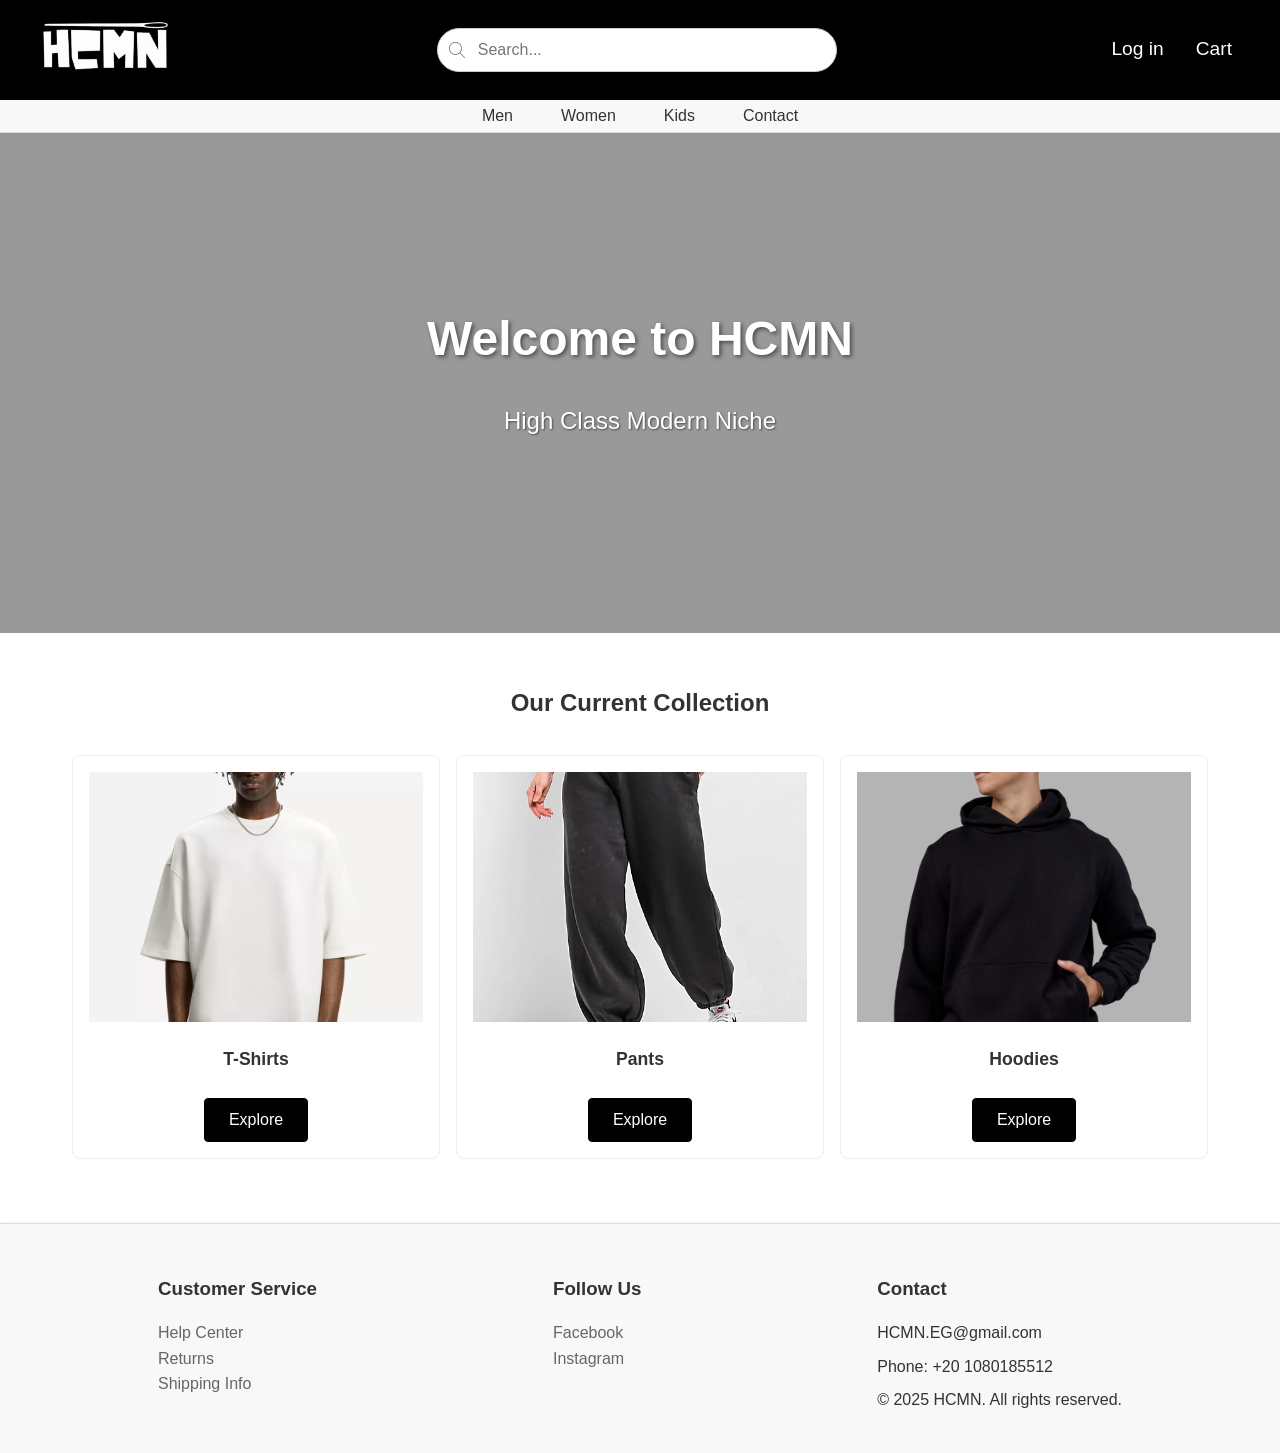
<file: index.html>
<!DOCTYPE html>
<html lang="en">
<head>
    <meta charset="UTF-8">
    <meta name="viewport" content="width=device-width, initial-scale=1.0">
    <title>HCMN</title>
    <!-- Link to external CSS file for styling -->
    <link rel="stylesheet" href="index.css">
    <!-- Favicon for browser tab -->
    <link rel="icon" href="images/favicon.jpg" type="image/x-icon">
</head>
<body>
    <!-- Header section with logo, search bar, and user icons -->
    <header>
        <a href="index.html" class="logo"><img src="images/logo.png" alt="HCMN Logo"></a>
        <div class="search">
            <img class="search-icon" src="images/search-icon.png" alt="Search Icon">
            <input type="text" placeholder="Search...">
        </div>
        <div class="header-icons">
            <a href="login.html">Log in</a>
            <a href="cart.html">Cart</a>
        </div>
    </header>
    <!-- Navigation menu for product categories -->
    <nav>
        <ul>
            <li><a href="#men">Men</a></li>
            <li><a href="#men">Women</a></li>
            <li><a href="kids.html">Kids</a></li>
            <li><a href="#contact">Contact</a></li>
        </ul>
    </nav>
    <!-- Main content area with hero and product sections -->
    <main>
        <!-- Hero banner section with welcome message -->
        <section class="hero">
            <div class="hero-content">
                <h2>Welcome to HCMN</h2>
                <p>High Class Modern Niche</p>
            </div>
        </section>
        <!-- Men's clothing products section -->
        <section id="men" class="products">
            <h2>Our Current Collection</h2>
            <div class="product-grid">
                <div class="product">
                    <img src="images/t-shirt.jpg" alt="T-Shirt">
                    <h3>T-Shirts</h3>
                    <a href="shirts.html"><button>Explore</button></a>
                </div>
                <div class="product">
                    <img src="images/pants.jpg" alt="Jeans">
                    <h3>Pants</h3>
                    <a href="pants.html"><button>Explore</button></a>
                </div>
                <div class="product">
                    <img src="images/Hoodie.jpg" alt="Jacket">
                    <h3>Hoodies</h3>
                    <a href="hoodies.html"><button>Explore</button></a>
                </div>
            </div>
        </section>
    </main>
    <!-- Footer with links and information -->
    <footer>
        <div id="contact" class="footer-content">
            <div class="footer-section">
                <h3>Customer Service</h3>
                <ul>
                    <li><a href="#help">Help Center</a></li>
                    <li><a href="#returns">Returns</a></li>
                    <li><a href="#shipping">Shipping Info</a></li>
                </ul>
            </div>
            <!-- About Us removed per design -->
            <div class="footer-section">
                <h3>Follow Us</h3>
                <ul>
                    <li><a href="https://www.facebook.com/profile.php?id=100083231447151&rdid=j3qes7bVLxW43WEi&share_url=https%3A%2F%2Fwww.facebook.com%2Fshare%2F1HKS9dJZa6%2F%3Futm_source%3Dig%26utm_medium%3Dsocial%26utm_content%3Dlink_in_bio#">Facebook</a></li>
                    <li><a href="https://www.instagram.com/hcmn.eg/">Instagram</a></li>
                </ul>
            </div>
            <div class="footer-section">
                <h3>Contact</h3>
                <p>HCMN.EG@gmail.com</p>
                <p>Phone: +20 1080185512</p>
                <p>&copy; 2025 HCMN. All rights reserved.</p>
            </div>
        </div>
    </footer>
</body>
</html>
</file>
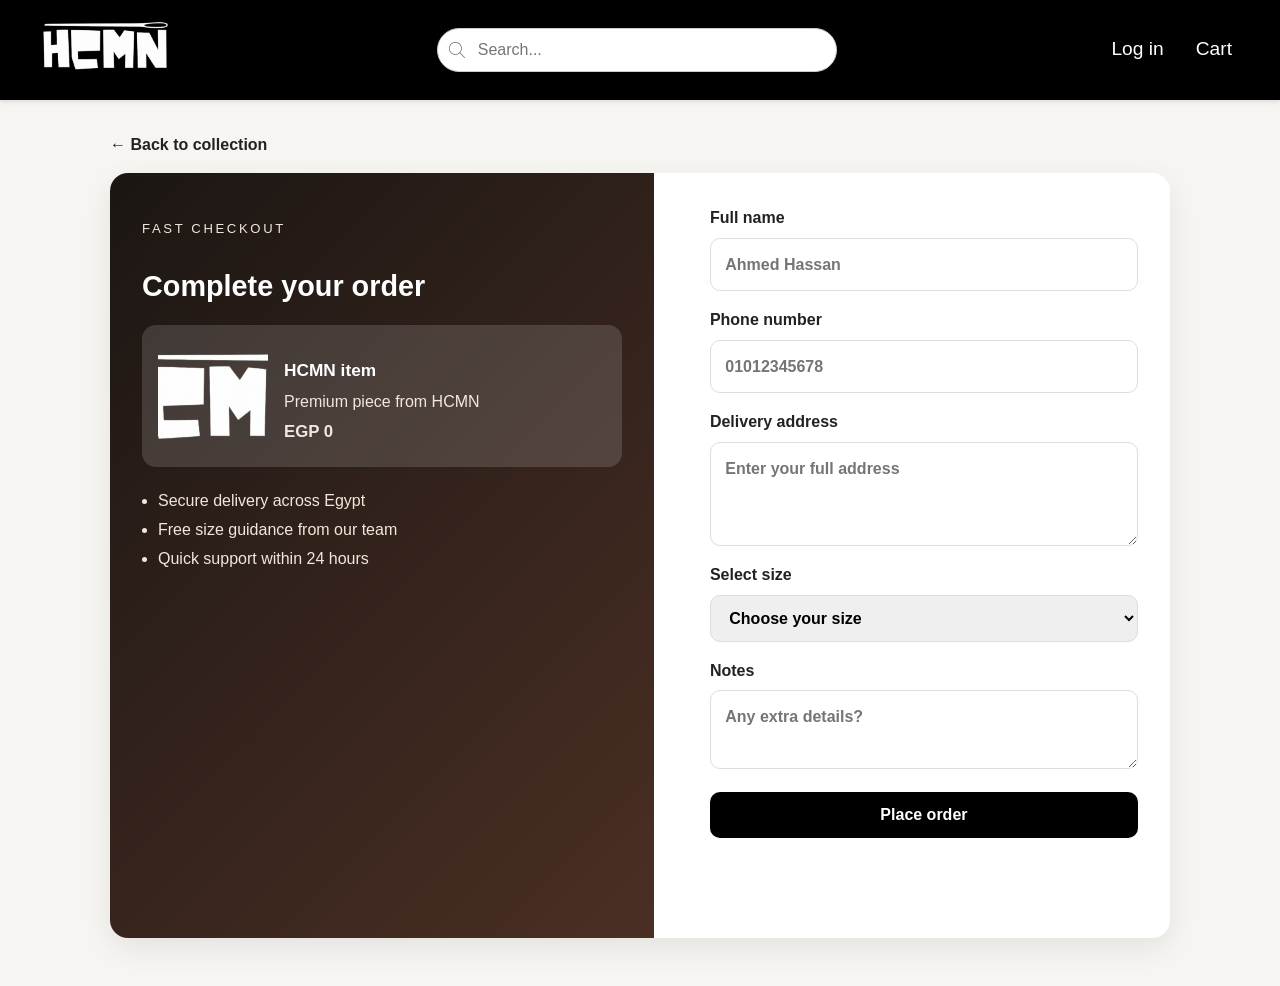
<file: buy-now.html>
<!DOCTYPE html>
<html lang="en">
<head>
    <meta charset="UTF-8">
    <meta name="viewport" content="width=device-width, initial-scale=1.0">
    <title>HCMN | Checkout</title>
    <link rel="stylesheet" href="index.css">
    <link rel="stylesheet" href="buy-now.css">
    <link rel="icon" href="images/favicon.jpg" type="image/x-icon">
</head>
<body>
    <header>
        <a href="index.html" class="logo">
            <img src="images/logo.png" alt="HCMN Logo">
        </a>

        <div class="search">
            <img class="search-icon" src="images/search-icon.png" alt="Search Icon">
            <input type="text" placeholder="Search...">
        </div>

        <div class="header-icons">
            <a href="login.html">Log in</a>
            <a href="cart.html">Cart</a>
        </div>
    </header>

    <main class="checkout-page">
        <a href="shirts.html" class="back-link">← Back to collection</a>

        <section class="checkout-card">
            <div class="checkout-summary">
                <p class="eyebrow">Fast checkout</p>
                <h1>Complete your order</h1>

                <div class="product-preview">
                    <img id="checkoutImage" src="images/logo.png" alt="Selected product">
                    <div>
                        <h2 id="checkoutName">Selected item</h2>
                        <p id="checkoutDescription">Premium HCMN pick</p>
                        <p class="price" id="checkoutPrice">EGP 0</p>
                    </div>
                </div>

                <ul class="benefits">
                    <li>Secure delivery across Egypt</li>
                    <li>Free size guidance from our team</li>
                    <li>Quick support within 24 hours</li>
                </ul>
            </div>

            <form id="checkoutForm" class="checkout-form">
                <label>
                    Full name
                    <input type="text" id="customerName" name="customerName" placeholder="Ahmed Hassan" required>
                </label>

                <label>
                    Phone number
                    <input type="tel" id="phone" name="phone" placeholder="01012345678" required>
                </label>

                <label>
                    Delivery address
                    <textarea id="address" name="address" rows="3" placeholder="Enter your full address" required></textarea>
                </label>

                <label>
                    Select size
                    <select id="selectedSize" name="selectedSize" required>
                        <option value="" disabled selected>Choose your size</option>
                        <option value="S">S</option>
                        <option value="M">M</option>
                        <option value="L">L</option>
                        <option value="XL">XL</option>
                        <option value="XXL">XXL</option>
                    </select>
                </label>

                <label>
                    Notes
                    <textarea id="notes" name="notes" rows="2" placeholder="Any extra details?"></textarea>
                </label>

                <button type="submit">Place order</button>
                <p id="formMessage" class="form-message" aria-live="polite"></p>
            </form>
        </section>
    </main>

    <script src="buy-now.js"></script>
</body>
</html>
</file>
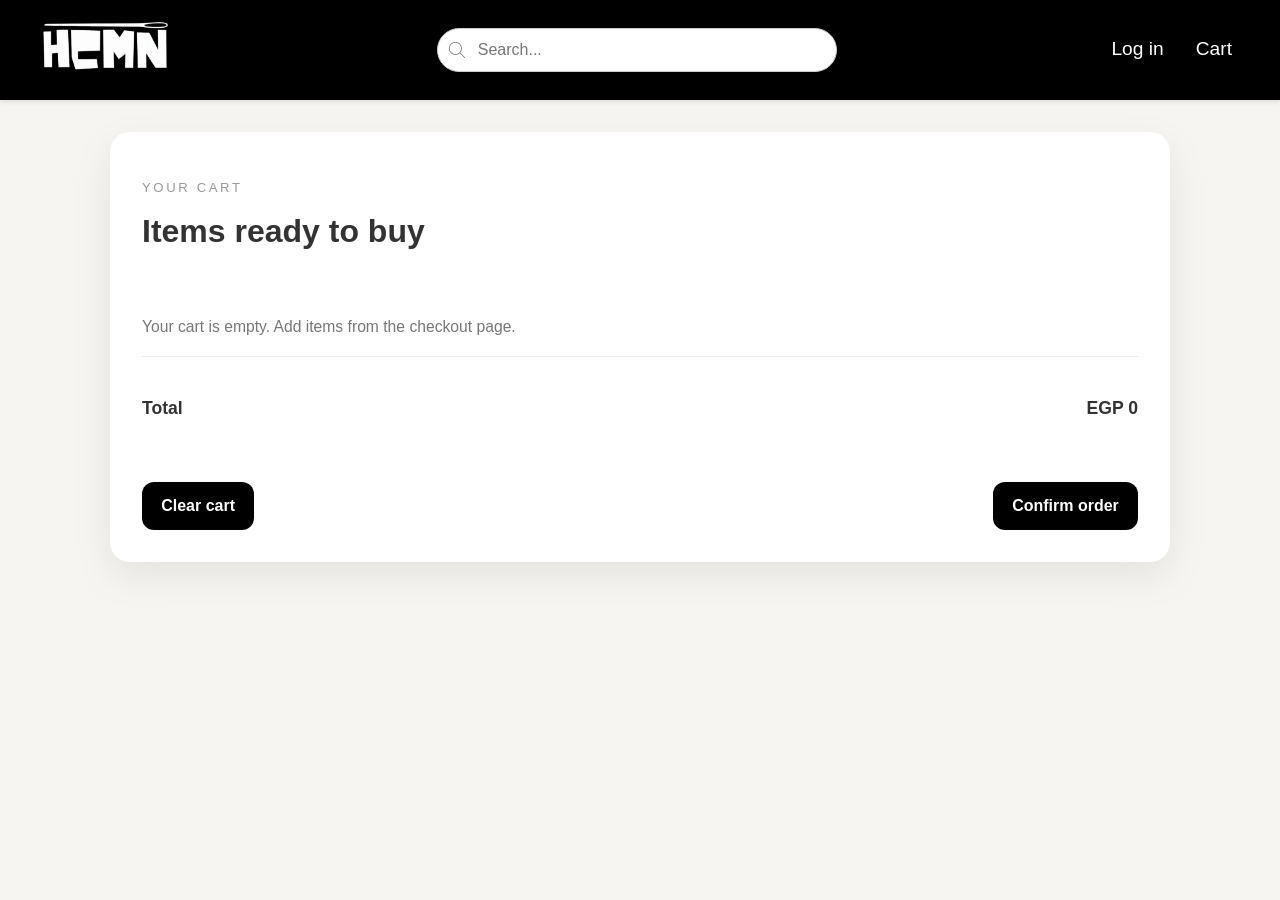
<file: cart.html>
<!DOCTYPE html>
<html lang="en">
<head>
    <meta charset="UTF-8">
    <meta name="viewport" content="width=device-width, initial-scale=1.0">
    <title>HCMN | Cart</title>
    <link rel="stylesheet" href="index.css">
    <link rel="stylesheet" href="cart.css">
    <link rel="icon" href="images/favicon.jpg" type="image/x-icon">
</head>
<body>
    <header>
        <a href="index.html" class="logo">
            <img src="images/logo.png" alt="HCMN Logo">
        </a>

        <div class="search">
            <img class="search-icon" src="images/search-icon.png" alt="Search Icon">
            <input type="text" placeholder="Search...">
        </div>

        <div class="header-icons">
            <a href="login.html">Log in</a>
            <a href="cart.html">Cart</a>
        </div>
    </header>

    <main class="cart-page">
        <section class="cart-card">
            <div class="cart-heading">
                <p class="eyebrow">Your cart</p>
                <h1>Items ready to buy</h1>
            </div>

            <div id="ordersSection" class="orders-section hidden">
                <p class="order-eyebrow">Confirmed orders</p>
                <div id="ordersList" class="orders-list"></div>
            </div>

            <div id="cartItems" class="cart-items"></div>

            <div id="cartEmpty" class="empty-state">Your cart is empty. Add items from the checkout page.</div>

            <div class="cart-summary">
                <p>Total</p>
                <p id="cartTotal">EGP 0</p>
            </div>

            <div class="cart-actions">
                <button id="clearCartBtn" class="primary-btn" type="button">Clear cart</button>
                <button id="confirmOrderBtn" class="primary-btn" type="button">Confirm order</button>
            </div>
        </section>
    </main>

    <script src="cart.js"></script>
</body>
</html>
</file>
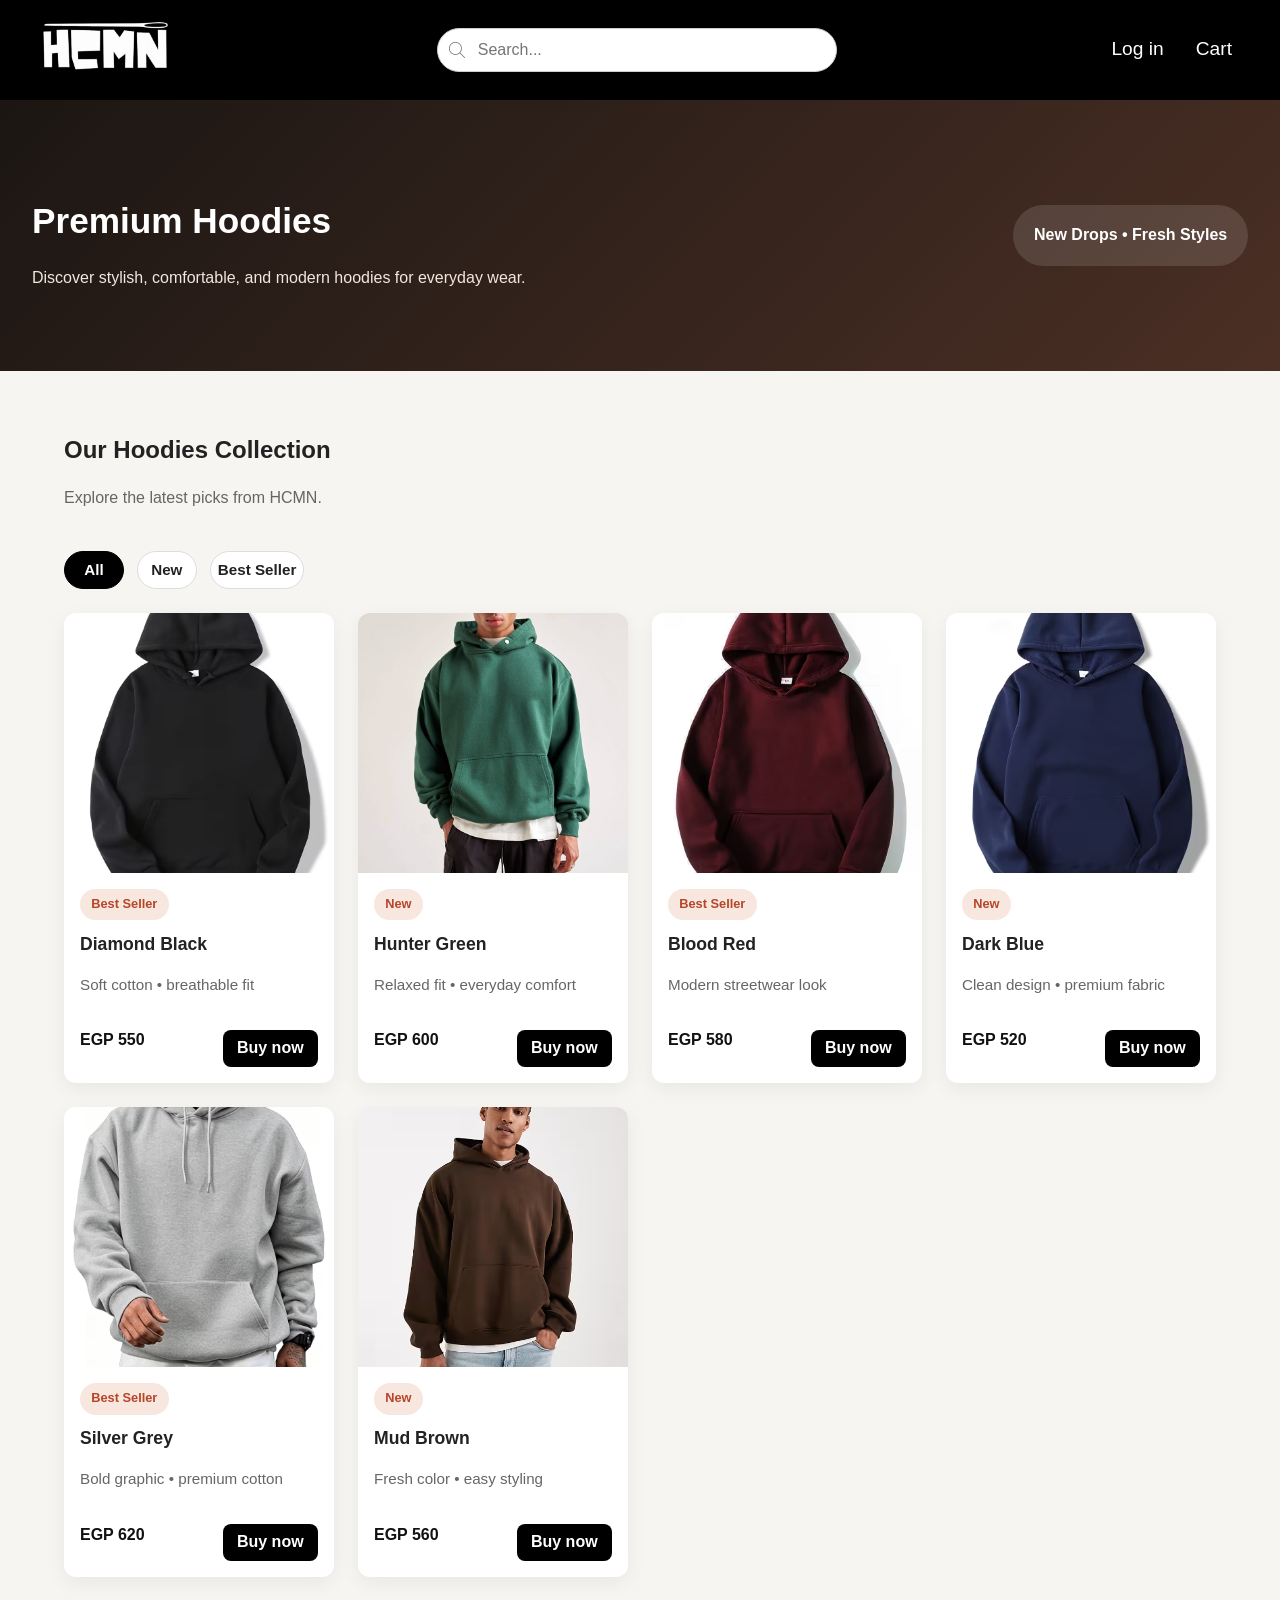
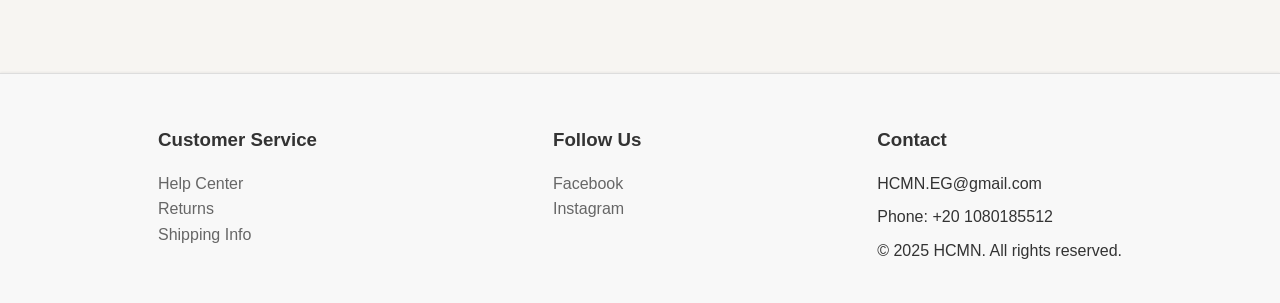
<file: hoodies.html>
<!DOCTYPE html>
<html lang="en">
<head>
    <meta charset="UTF-8">
    <meta name="viewport" content="width=device-width, initial-scale=1.0">
    <title>HCMN T-Shirts</title>
    <link rel="icon" href="images/favicon.jpg" type="image/x-icon">

    <!-- Main site styles -->
    <link rel="stylesheet" href="index.css">
    <!-- Page-specific styles -->
    <link rel="stylesheet" href="hoodies.css">
</head>
<body>
    <header>
        <a href="index.html" class="logo">
            <img src="images/logo.png" alt="HCMN Logo">
        </a>

        <div class="search">
            <img class="search-icon" src="images/search-icon.png" alt="Search Icon">
            <input type="text" placeholder="Search...">
        </div>

        <div class="header-icons">
            <a href="login.html">Log in</a>
            <a href="cart.html">Cart</a>
        </div>
    </header>

    <main>
        <section class="shirt-hero">
            <div class="shirt-hero-content">
                <h1>Premium Hoodies</h1>
                <p>Discover stylish, comfortable, and modern hoodies for everyday wear.</p>
            </div>
            <div class="hero-badge"> New Drops • Fresh Styles </div>
        </section>

        <section class="products-section">
            <div class="section-head">
                <div>
                    <h2>Our Hoodies Collection</h2>
                    <p>Explore the latest picks from HCMN.</p>
                </div>
            </div>

            <div class="filter-bar">
                <button class="filter-btn active" data-filter="all">All</button>
                <button class="filter-btn" data-filter="new">New</button>
                <button class="filter-btn" data-filter="best-seller">Best Seller</button>
            </div>

            <div id="productGrid" class="product-grid"></div>
        </section>
    </main>

    <footer>
        <div id="contact" class="footer-content">
            <div class="footer-section">
                <h3>Customer Service</h3>
                <ul>
                    <li><a href="#help">Help Center</a></li>
                    <li><a href="#returns">Returns</a></li>
                    <li><a href="#shipping">Shipping Info</a></li>
                </ul>
            </div>

            <!-- About Us removed per design -->

            <div class="footer-section">
                <h3>Follow Us</h3>
                <ul>
                    <li><a href="https://www.facebook.com/profile.php?id=100083231447151&rdid=j3qes7bVLxW43WEi&share_url=https%3A%2F%2Fwww.facebook.com%2Fshare%2F1HKS9dJZa6%2F%3Futm_source%3Dig%26utm_medium%3Dsocial%26utm_content%3Dlink_in_bio#">Facebook</a></li>
                    <li><a href="https://www.instagram.com/hcmn.eg/">Instagram</a></li>
                </ul>
            </div>

            <div class="footer-section">
                <h3>Contact</h3>
                <p>HCMN.EG@gmail.com</p>
                <p>Phone: +20 1080185512</p>
                <p>&copy; 2025 HCMN. All rights reserved.</p>
            </div>
        </div>
    </footer>

    <script src="hoodies.js" defer></script>
</body>
</html>
</file>
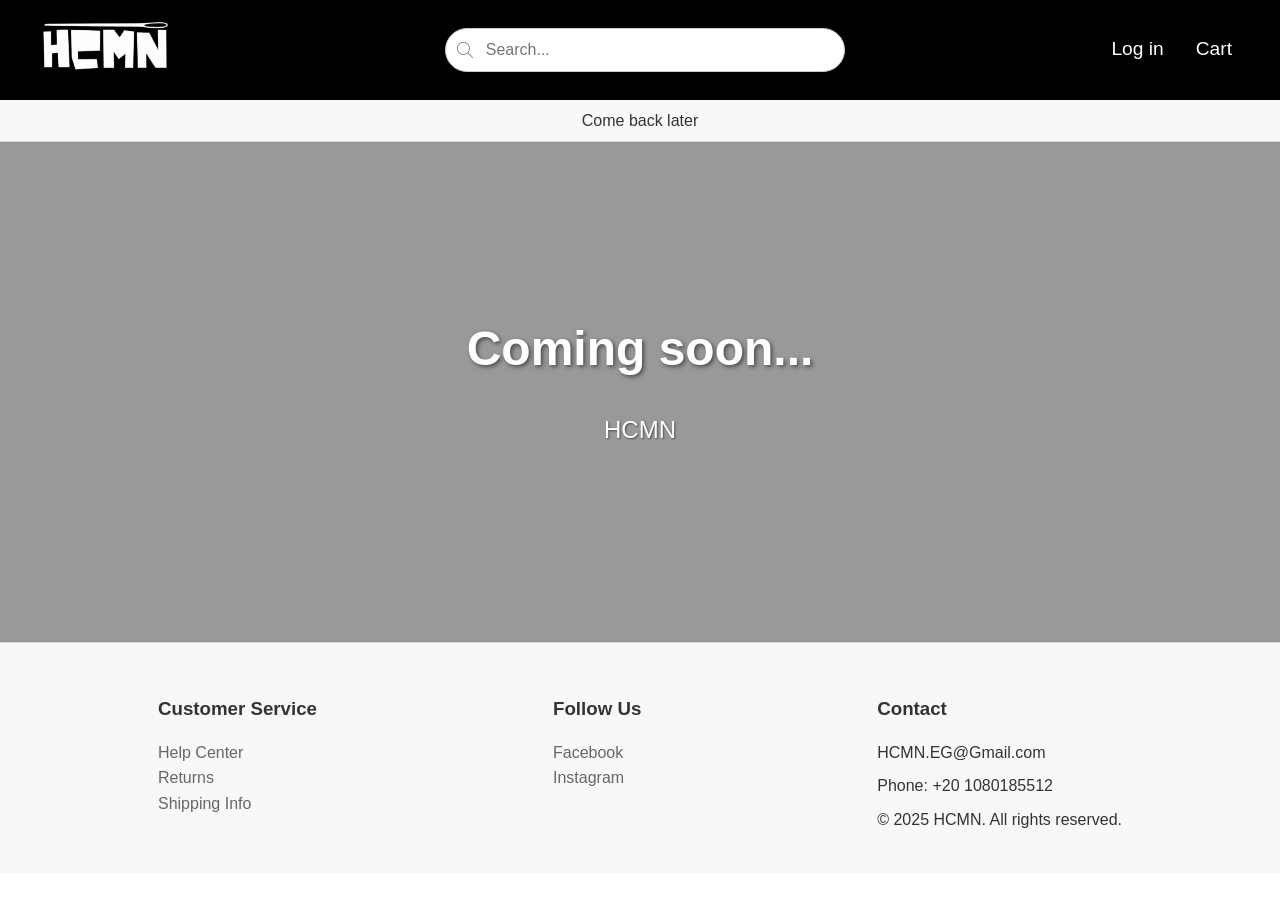
<file: kids.html>
<!DOCTYPE html>
<html lang="en">
<head>
    <meta charset="UTF-8">
    <meta name="viewport" content="width=device-width, initial-scale=1.0">
    <title>HCMN</title>
    <!-- Link to external CSS file for styling -->
    <link rel="stylesheet" href="kids.css">
    <!-- Favicon for browser tab -->
    <link rel="icon" href="images/favicon.jpg" type="image/x-icon">
</head>
<body>
    <!-- Header section with logo, search bar, and user icons -->
    <header>
        <a href="index.html" class="logo"><img src="images/logo.png" alt="HCMN Logo"></a>
        <div class="search">
            <img class="search-icon" src="images/search-icon.png" alt="Search Icon">
            <input type="text" placeholder="Search...">
        </div>
        <div class="header-icons">
            <a href="#Log in">Log in</a>
            <a href="cart.html">Cart</a>
        </div>
    </header>
    <!-- Navigation menu for product categories -->
    <nav>
        <ul>
            <li>Come back later</li>
        </ul>
    </nav>
    <!-- Main content area with hero and product sections -->
    <main>
        <!-- Hero banner section with welcome message -->
        <section class="hero">
            <div class="hero-content">
                <h2>Coming soon...</h2>
                <p>HCMN</p>
            </div>
        </section>
    <!-- Footer with links and information -->
    <footer>
        <div id="contact" class="footer-content">
            <div class="footer-section">
                <h3>Customer Service</h3>
                <ul>
                    <li><a href="#help">Help Center</a></li>
                    <li><a href="#returns">Returns</a></li>
                    <li><a href="#shipping">Shipping Info</a></li>
                </ul>
            </div>
            <!-- About Us removed per design -->
            <div class="footer-section">
                <h3>Follow Us</h3>
                <ul>
                    <li><a href="https://www.facebook.com/profile.php?id=100083231447151&rdid=j3qes7bVLxW43WEi&share_url=https%3A%2F%2Fwww.facebook.com%2Fshare%2F1HKS9dJZa6%2F%3Futm_source%3Dig%26utm_medium%3Dsocial%26utm_content%3Dlink_in_bio#">Facebook</a></li>
                    <li><a href="https://www.instagram.com/hcmn.eg/">Instagram</a></li>
                </ul>
            </div>
            <div class="footer-section">
                <h3>Contact</h3>
                <p>HCMN.EG@Gmail.com</p>
                <p>Phone: +20 1080185512</p>
                <p>&copy; 2025 HCMN. All rights reserved.</p>
            </div>
        </div>
    </footer>
</body>
</html>
</file>
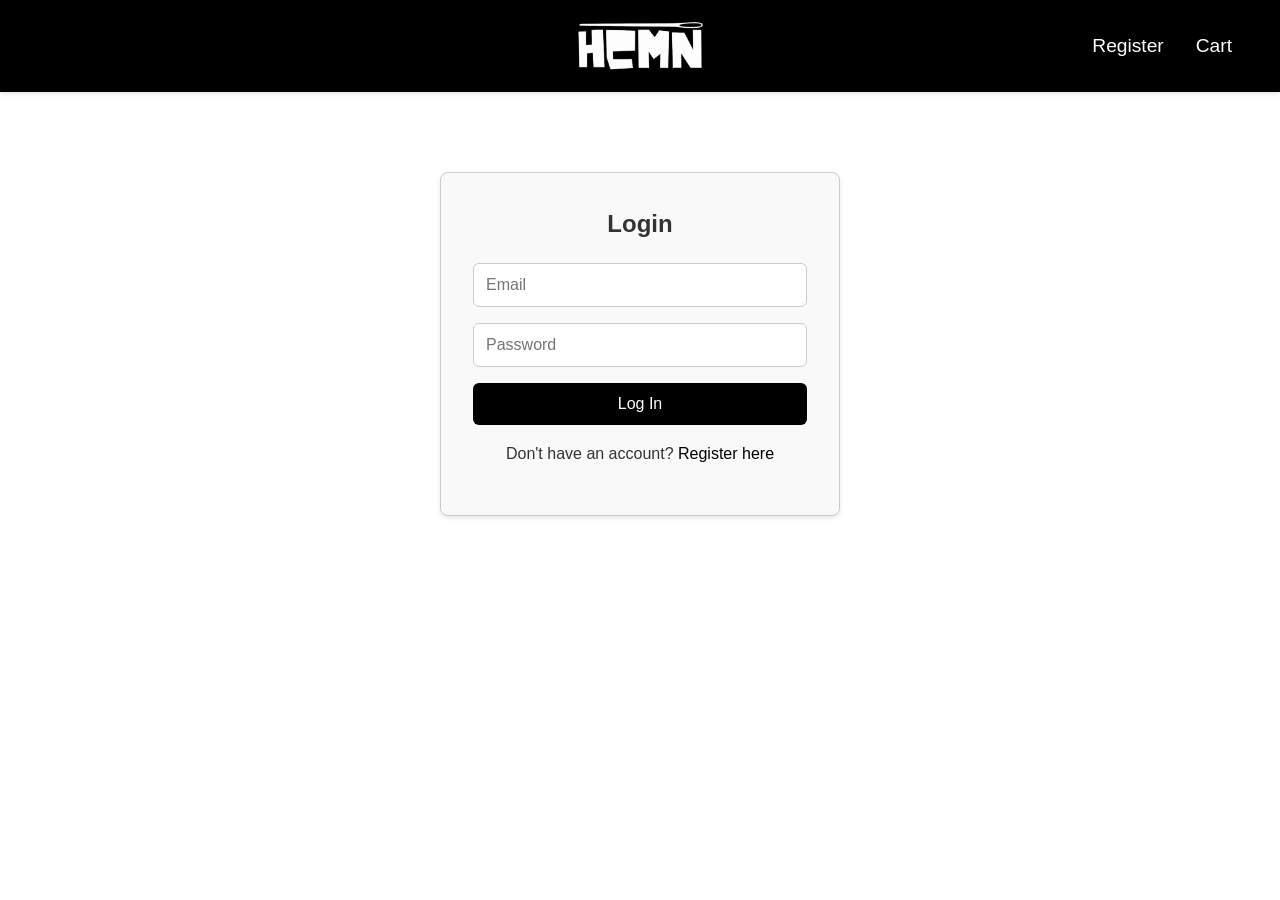
<file: login.html>
<!DOCTYPE html>
<html lang="en">
<head>
    <meta charset="UTF-8">
    <meta name="viewport" content="width=device-width, initial-scale=1.0">
    <title>Login - HCMN</title>
    <!-- Link to external CSS file for styling -->
    <link rel="stylesheet" href="login.css">
    <!-- Favicon for browser tab -->
    <link rel="icon" href="images/favicon.jpg" type="image/x-icon">
</head>
<body>
    <!-- Header section with logo, search bar, and user icons -->
    <header>
        <a href="index.html" class="logo"><img src="images/logo.png" alt="HCMN Logo"></a>
        <div class="header-icons">
            <a href="register.html">Register</a>
            <a href="cart.html">Cart</a>
        </div>
    </header>
    <!-- Main content area for login and registration forms -->
    <main>
        <div class="container">
            <div class="form-box">
                <form action="">
                    <h2>Login</h2>
                    <input type="email" name="email" placeholder="Email" required>
                    <input type="password" name="password" placeholder="Password" required>
                    <button type="submit" name="login">Log In</button>
                    <p>Don't have an account? <a href="register.html">Register here</a></p>
                </form>
            </div>
        </div>
    </main>
    
</body>
</html>
</file>
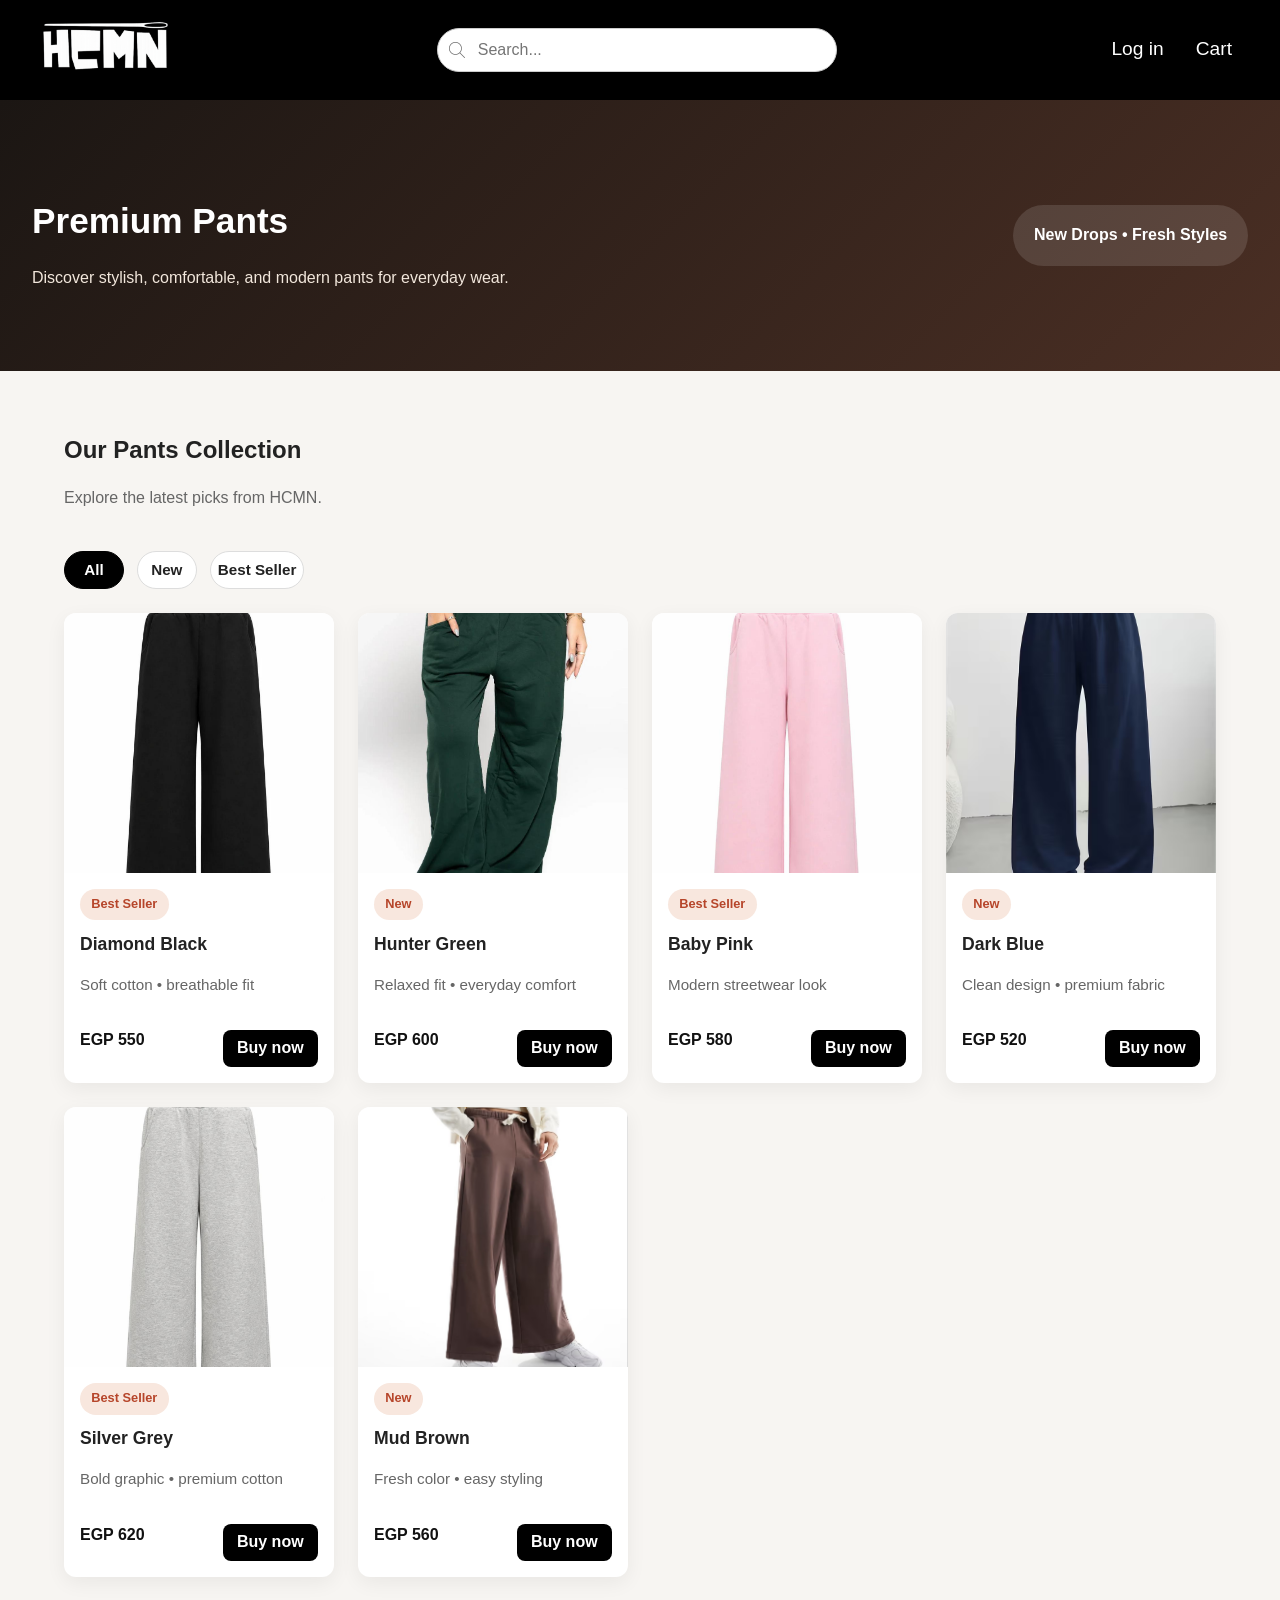
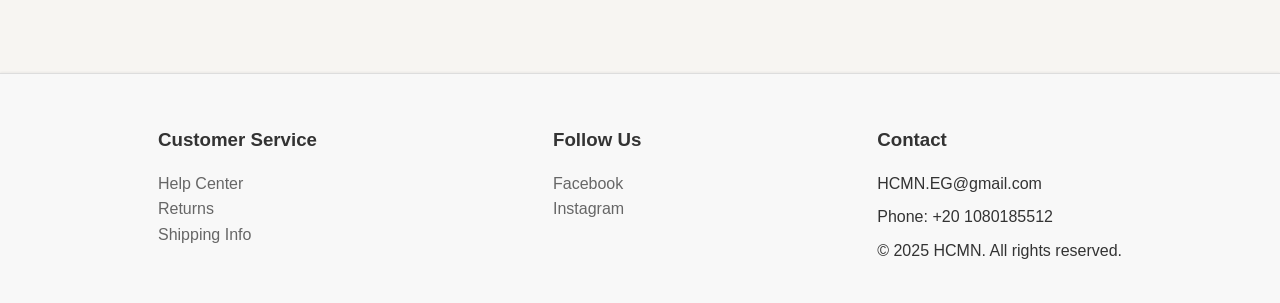
<file: pants.html>
<!DOCTYPE html>
<html lang="en">
<head>
    <meta charset="UTF-8">
    <meta name="viewport" content="width=device-width, initial-scale=1.0">
    <title>HCMN T-Shirts</title>
    <link rel="icon" href="images/favicon.jpg" type="image/x-icon">

    <!-- Main site styles -->
    <link rel="stylesheet" href="index.css">
    <!-- Page-specific styles -->
    <link rel="stylesheet" href="pants.css">
</head>
<body>
    <header>
        <a href="index.html" class="logo">
            <img src="images/logo.png" alt="HCMN Logo">
        </a>

        <div class="search">
            <img class="search-icon" src="images/search-icon.png" alt="Search Icon">
            <input type="text" placeholder="Search...">
        </div>

        <div class="header-icons">
            <a href="login.html">Log in</a>
            <a href="cart.html">Cart</a>
        </div>
    </header>

    <main>
        <section class="shirt-hero">
            <div class="shirt-hero-content">
                <h1>Premium Pants</h1>
                <p>Discover stylish, comfortable, and modern pants for everyday wear.</p>
            </div>
            <div class="hero-badge"> New Drops • Fresh Styles </div>
        </section>

        <section class="products-section">
            <div class="section-head">
                <div>
                    <h2>Our Pants Collection</h2>
                    <p>Explore the latest picks from HCMN.</p>
                </div>
            </div>

            <div class="filter-bar">
                <button class="filter-btn active" data-filter="all">All</button>
                <button class="filter-btn" data-filter="new">New</button>
                <button class="filter-btn" data-filter="best-seller">Best Seller</button>
            </div>

            <div id="productGrid" class="product-grid"></div>
        </section>
    </main>

    <footer>
        <div id="contact" class="footer-content">
            <div class="footer-section">
                <h3>Customer Service</h3>
                <ul>
                    <li><a href="#help">Help Center</a></li>
                    <li><a href="#returns">Returns</a></li>
                    <li><a href="#shipping">Shipping Info</a></li>
                </ul>
            </div>

            <!-- About Us removed per design -->

            <div class="footer-section">
                <h3>Follow Us</h3>
                <ul>
                    <li><a href="https://www.facebook.com/profile.php?id=100083231447151&rdid=j3qes7bVLxW43WEi&share_url=https%3A%2F%2Fwww.facebook.com%2Fshare%2F1HKS9dJZa6%2F%3Futm_source%3Dig%26utm_medium%3Dsocial%26utm_content%3Dlink_in_bio#">Facebook</a></li>
                    <li><a href="https://www.instagram.com/hcmn.eg/">Instagram</a></li>
                </ul>
            </div>

            <div class="footer-section">
                <h3>Contact</h3>
                <p>HCMN.EG@gmail.com</p>
                <p>Phone: +20 1080185512</p>
                <p>&copy; 2025 HCMN. All rights reserved.</p>
            </div>
        </div>
    </footer>

    <script src="pants.js" defer></script>
</body>
</html>
</file>
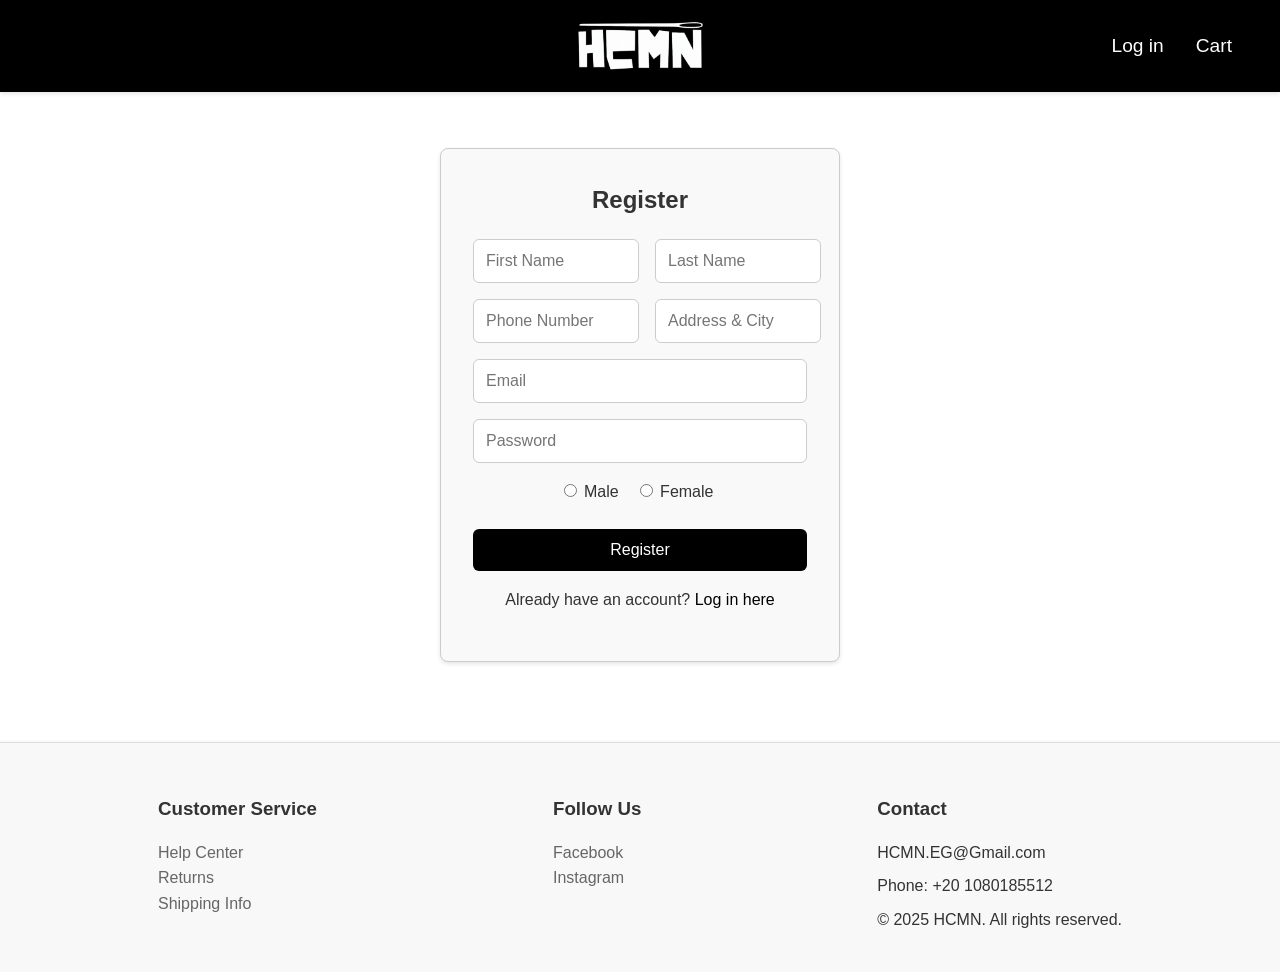
<file: register.html>
<!DOCTYPE html>
<html lang="en">
<head>
    <meta charset="UTF-8">
    <meta name="viewport" content="width=device-width, initial-scale=1.0">
    <title>Registers - HCMN</title>
    <!-- Link to external CSS file for styling -->
    <link rel="stylesheet" href="register.css">
    <!-- Favicon for browser tab -->
    <link rel="icon" href="images/favicon.jpg" type="image/x-icon">
</head>
<body>
    <!-- Header section with logo, search bar, and user icons -->
    <header>
        <a href="index.html" class="logo"><img src="images/logo.png" alt="HCMN Logo"></a>
        <div class="header-icons">
            <a href="login.html">Log in</a>
            <a href="cart.html">Cart</a>
        </div>
    </header>
    <!-- Main content area for login and registration forms -->
    <main>
        <div class="container">
            <div class="form-box">
                <form action="">
                    <h2>Register</h2>
                    <div class="names">
                        <input type="text" name="first-name" placeholder="First Name" required>
                        <input type="text" name="last-name" placeholder="Last Name" required>
                    </div>
                    <div class="names">
                        <input type="tel" name="number" placeholder="Phone Number" required>
                        <input type="text" name="adress" placeholder="Address & City" required>
                    </div>
                    <input type="email" name="email" placeholder="Email" required>
                    <input type="password" name="password" placeholder="Password" required>
                    <div class="radio-buttons">
                        <label>
                            <input type="radio" name="gender" value="male" required> Male
                        </label>
                        <label>
                            <input type="radio" name="gender" value="female" required> Female
                        </label>
                    </div>
                    <button type="submit" name="register">Register</button>

                    <p>Already have an account? <a href="login.html">Log in here</a></p>
                </form>
            </div>
        </div>
    </main>
    <footer>
        <div id="contact" class="footer-content">
            <div class="footer-section">
                <h3>Customer Service</h3>
                <ul>
                    <li><a href="#help">Help Center</a></li>
                    <li><a href="#returns">Returns</a></li>
                    <li><a href="#shipping">Shipping Info</a></li>
                </ul>
            </div>
            <!-- About Us removed per design -->
            <div class="footer-section">
                <h3>Follow Us</h3>
                <ul>
                    <li><a href="https://www.facebook.com/profile.php?id=100083231447151&rdid=j3qes7bVLxW43WEi&share_url=https%3A%2F%2Fwww.facebook.com%2Fshare%2F1HKS9dJZa6%2F%3Futm_source%3Dig%26utm_medium%3Dsocial%26utm_content%3Dlink_in_bio#">Facebook</a></li>
                    <li><a href="https://www.instagram.com/hcmn.eg/">Instagram</a></li>
                </ul>
            </div>
            <div class="footer-section">
                <h3>Contact</h3>
                <p>HCMN.EG@Gmail.com</p>
                <p>Phone: +20 1080185512</p>
                <p>&copy; 2025 HCMN. All rights reserved.</p>
            </div>
        </div>
    </footer>
</body>
</html>
</file>
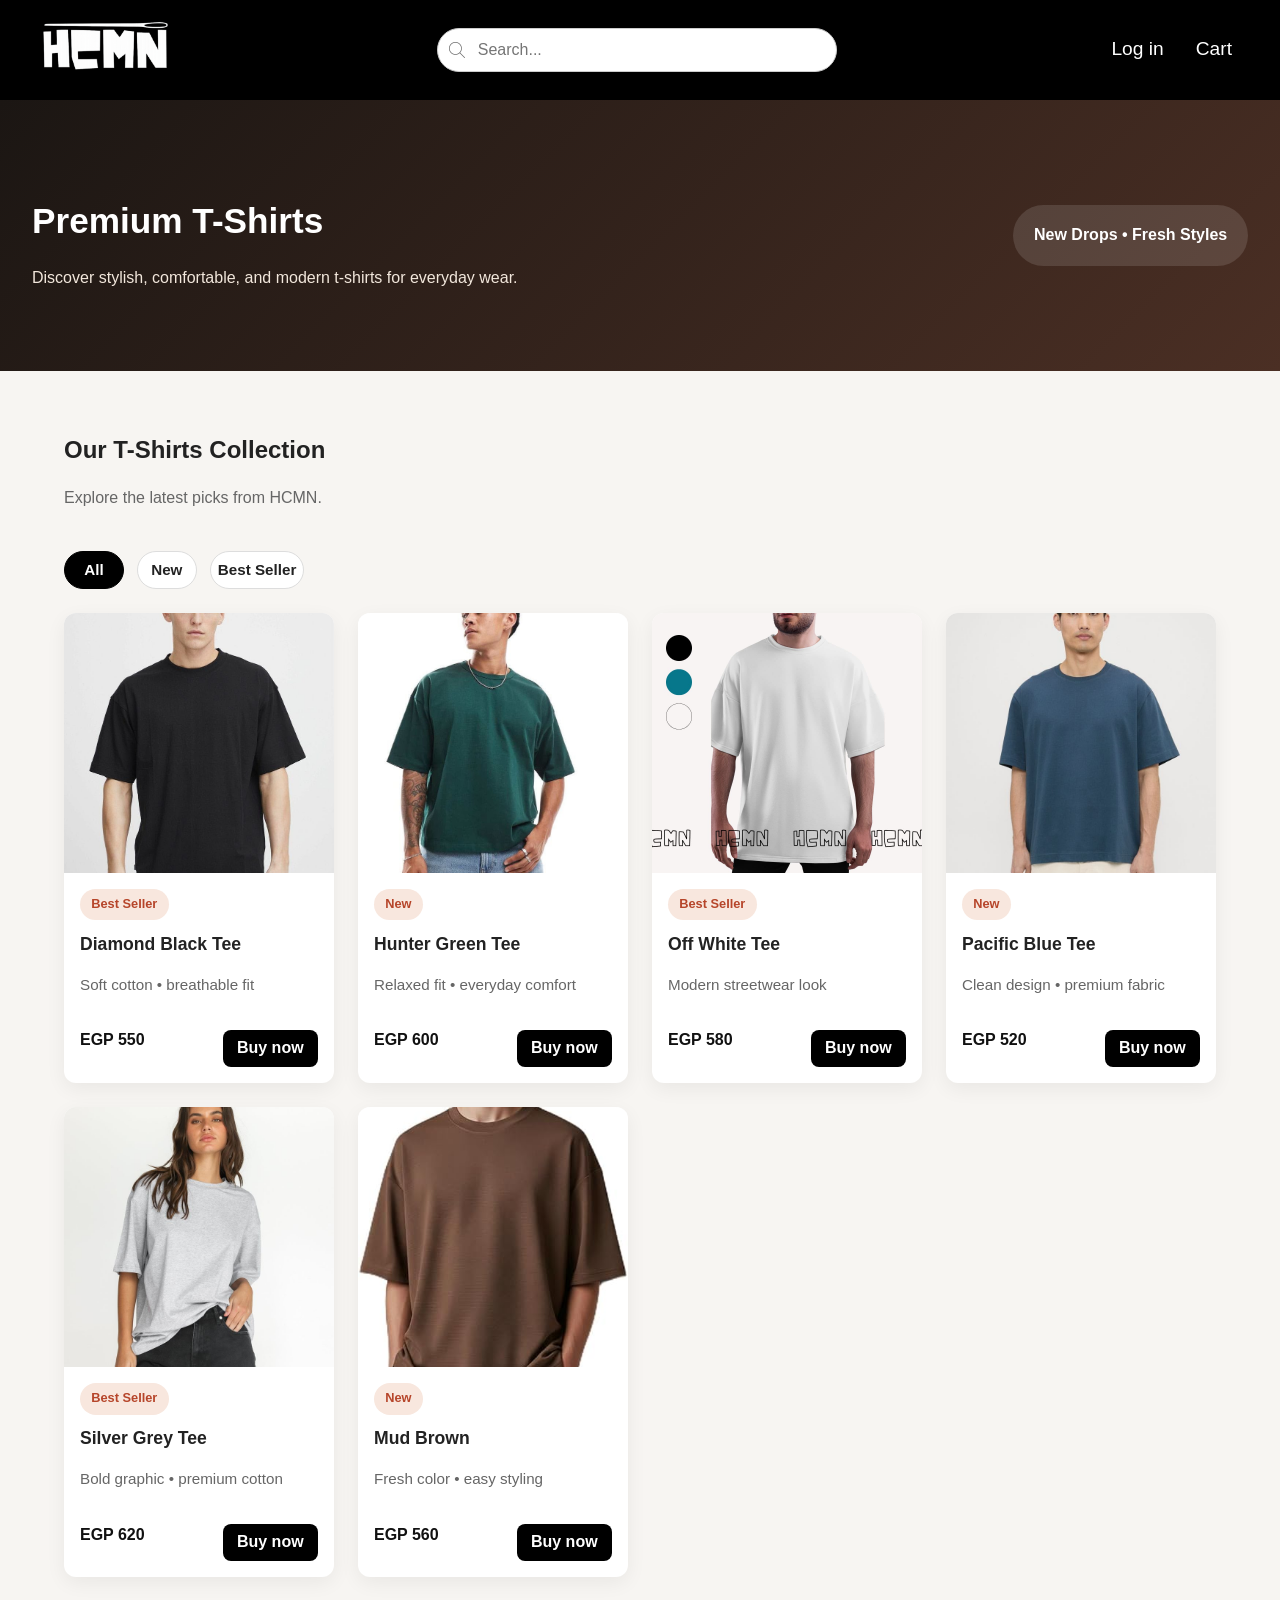
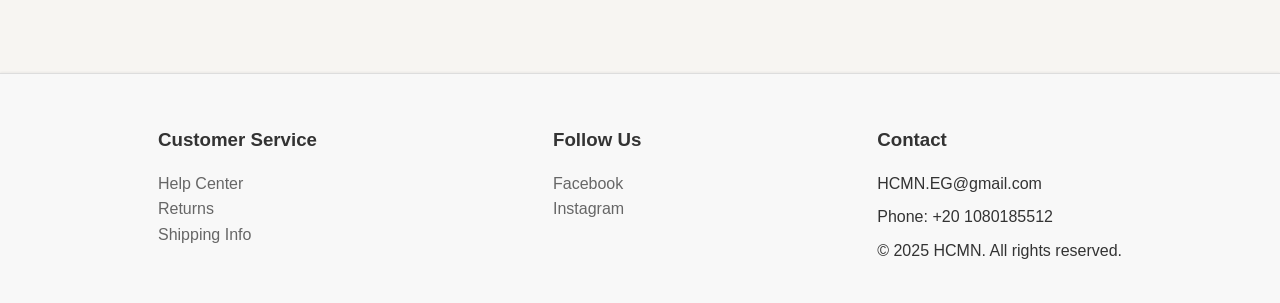
<file: shirts.html>
<!DOCTYPE html>
<html lang="en">
<head>
    <meta charset="UTF-8">
    <meta name="viewport" content="width=device-width, initial-scale=1.0">
    <title>HCMN T-Shirts</title>
    <link rel="icon" href="images/favicon.jpg" type="image/x-icon">

    <!-- Main site styles -->
    <link rel="stylesheet" href="index.css">
    <!-- Page-specific styles -->
    <link rel="stylesheet" href="shirts.css">
</head>
<body>
    <header>
        <a href="index.html" class="logo">
            <img src="images/logo.png" alt="HCMN Logo">
        </a>

        <div class="search">
            <img class="search-icon" src="images/search-icon.png" alt="Search Icon">
            <input type="text" placeholder="Search...">
        </div>

        <div class="header-icons">
            <a href="login.html">Log in</a>
            <a href="cart.html">Cart</a>
        </div>
    </header>

    <main>
        <section class="shirt-hero">
            <div class="shirt-hero-content">
                <h1>Premium T-Shirts</h1>
                <p>Discover stylish, comfortable, and modern t-shirts for everyday wear.</p>
            </div>
            <div class="hero-badge"> New Drops • Fresh Styles </div>
        </section>

        <section class="products-section">
            <div class="section-head">
                <div>
                    <h2>Our T-Shirts Collection</h2>
                    <p>Explore the latest picks from HCMN.</p>
                </div>
            </div>

            <div class="filter-bar">
                <button class="filter-btn active" data-filter="all">All</button>
                <button class="filter-btn" data-filter="new">New</button>
                <button class="filter-btn" data-filter="best-seller">Best Seller</button>
            </div>

            <div id="productGrid" class="product-grid"></div>
        </section>
    </main>

    <footer>
        <div id="contact" class="footer-content">
            <div class="footer-section">
                <h3>Customer Service</h3>
                <ul>
                    <li><a href="#help">Help Center</a></li>
                    <li><a href="#returns">Returns</a></li>
                    <li><a href="#shipping">Shipping Info</a></li>
                </ul>
            </div>

            <!-- About Us removed per design -->

            <div class="footer-section">
                <h3>Follow Us</h3>
                <ul>
                    <li><a href="https://www.facebook.com/profile.php?id=100083231447151&rdid=j3qes7bVLxW43WEi&share_url=https%3A%2F%2Fwww.facebook.com%2Fshare%2F1HKS9dJZa6%2F%3Futm_source%3Dig%26utm_medium%3Dsocial%26utm_content%3Dlink_in_bio#">Facebook</a></li>
                    <li><a href="https://www.instagram.com/hcmn.eg/">Instagram</a></li>
                </ul>
            </div>

            <div class="footer-section">
                <h3>Contact</h3>
                <p>HCMN.EG@gmail.com</p>
                <p>Phone: +20 1080185512</p>
                <p>&copy; 2025 HCMN. All rights reserved.</p>
            </div>
        </div>
    </footer>

    <script src="shirts.js" defer></script>
</body>
</html>
</file>
<file: index.css>
/* Global styles for the body */
body {
    font-family: 'Segoe UI', Tahoma, Geneva, Verdana, sans-serif;
    margin: 0;
    padding: 0;
    background-color: #fff;
    color: #333;
    line-height: 1.6;
}

/* Header styles */
header {
    background-color: #000;
    color: white;
    padding: 1rem 2rem;
    display: flex;
    justify-content: space-between;
    align-items: center;
    box-shadow: 0 2px 4px rgba(0,0,0,0.1);
}

/* Logo styles */
.logo img {
    height: 60px;
    width: auto;
    max-width: 200px;
    border-radius: 10px;
    box-shadow: 0 4px 8px rgba(0,0,0,0.4);
    transition: transform 0.3s, box-shadow 0.3s;
}
.logo img:hover {
    transform: scale(1.1);
    box-shadow: 0 6px 12px rgba(0,0,0,0.6);
}

/* Search bar styles */
.search {
    flex: 1;
    max-width: 400px;
    margin: 0 0 0 -1rem;
    position: relative;
    align-self: center;
}
.search input {
    width: 100%;
    padding: 0.75rem 1rem 0.75rem 2.5rem;
    border: 1px solid #ccc;
    border-radius: 24px;
    font-size: 1rem;
    background-color: #fff;
    transition: border-color 0.3s, box-shadow 0.3s;
    outline: none;
}
.search input:focus {
    border-color: #ffffff;
    box-shadow: 0 0 5px rgb(41, 25, 25);
}
.search::before {
    position: absolute;
    left: 12px;
    top: 50%;
    transform: translateY(-50%);
    color: #666;
    font-size: 1rem;
    pointer-events: none;
}
.search-icon {
    position: absolute;
    left: 12px;
    top: 50%;
    transform: translateY(-50%);
    width: 16px;
    height: 16px;
    opacity: 0.6;
}
/* Header icons styles */
.header-icons {
    display: flex;
    gap: 2rem;
    margin-right: 1rem;
}
.header-icons a {
    color: white;
    text-decoration: none;
    font-size: 1.2rem;
    transition: color 0.3s, text-decoration 0.3s;
}
.header-icons a:hover {
    color: #e74c3c;
}

/* Navigation styles */
nav {
    background-color: #f8f8f8;
    padding: 0.2rem 2rem;
    border-bottom: 1px solid #ddd;
    box-shadow: 0 1px 2px rgba(0,0,0,0.05);
}
nav ul {
    list-style: none;
    padding: 0;
    margin: 0;
    display: flex;
    justify-content: center;
}
nav li {
    margin: 0 1.5rem;
}
nav a {
    color: #333;
    text-decoration: none;
    font-weight: 500;
    transition: color 0.3s, transform 0.3s;
}
nav a:hover {
    color: #e74c3c;
    transform: scale(1.05);
}

/* Hero section styles */
.hero {
    position: relative;
    height: 500px;
    background-image: url('https://images.pexels.com/photos/994517/pexels-photo-994517.jpeg?auto=compress&cs=tinysrgb&w=1200&h=500&fit=crop');
    background-size: cover;
    background-position: center;
    display: flex;
    align-items: center;
    justify-content: center;
    text-align: center;
    color: white;
}
.hero::before {
    content: '';
    position: absolute;
    top: 0;
    left: 0;
    right: 0;
    bottom: 0;
    background: rgba(0, 0, 0, 0.4);
}
.hero-content {
    position: relative;
    z-index: 1;
}
.hero h2 {
    font-size: 3rem;
    margin: 0;
    text-shadow: 2px 2px 4px rgba(0,0,0,0.5);
}
.hero p {
    font-size: 1.5rem;
    text-shadow: 1px 1px 2px rgba(0,0,0,0.5);
}

/* Products section styles */
.products {
    padding: 2rem;
    max-width: 1200px;
    margin: 0 auto;
}
.products h2 {
    text-align: center;
    margin-bottom: 2rem;
    color: #333;
}
.product-grid {
    display: grid;
    grid-template-columns: repeat(auto-fit, minmax(280px, 1fr));
    gap: 2rem;
}
.product {
    background: white;
    border: 1px solid #eee;
    padding: 1rem;
    text-align: center;
    transition: transform 0.3s, box-shadow 0.3s;
    border-radius: 8px;
}
.product:hover {
    transform: translateY(-5px);
    box-shadow: 0 5px 15px rgba(0,0,0,0.1);
}
.product img {
    width: 100%;
    height: 250px;
    object-fit: cover;
}
.product h3 {
    margin: 1rem 0 0.5rem;
    font-size: 1.1rem;
}
.product p {
    color: #858585;
    font-weight: bold;
    font-size: 1.2rem;
}

/* Button styles */
button {
    background-color: #000;
    color: white;
    border: 1px solid black;
    padding: 0.75rem 1.5rem;
    cursor: pointer;
    font-size: 1rem;
    margin-top: 1rem;
    transition: background-color 0.3s, transform 0.2s;
    border-radius: 4px;
}
button:hover {
    background-color: #ffffff;
    transform: scale(1.05);
    color: black;

}

/* Footer styles */
footer {
    background-color: #f8f8f8;
    color: #333;
    padding: 2rem;
    margin-top: 2rem;
    border-top: 1px solid #ddd;
    box-shadow: 0 -1px 2px rgba(0,0,0,0.05);
}
.footer-content {
    display: flex;
    justify-content: space-around;
    max-width: 1200px;
    margin: 0 auto;
}
.footer-section h3 {
    margin-bottom: 1rem;
}
.footer-section ul {
    list-style: none;
    padding: 0;
}
.footer-section a {
    color: #666;
    text-decoration: none;
}
.footer-section a:hover {
    color: #e74c3c;
}
.footer-section p {
    margin: 0.5rem 0;
}

* {
    box-sizing: border-box;
}

img {
    max-width: 100%;
    height: auto;
}

body {
    overflow-x: hidden;
}

@media (max-width: 900px) {
    header {
        flex-direction: row;
        flex-wrap: wrap;
        align-items: center;
        justify-content: space-between;
        gap: 0.9rem;
        padding: 1rem 1rem 0.8rem;
    }

    .logo {
        display: flex;
        justify-content: flex-start;
        width: auto;
        flex: 0 0 auto;
    }

    .search {
        margin: 0;
        width: calc(100% - 180px);
        min-width: 180px;
        max-width: 560px;
        padding: 0 0.5rem;
    }

    .header-icons {
        justify-content: flex-end;
        margin-right: 0;
        gap: 0.8rem;
        flex-wrap: wrap;
        width: auto;
        padding: 0 0.5rem;
        order: 2;
    }

    .search input {
        width: 100%;
    }

    .search-icon {
        left: 18px;
    }

    nav {
        padding: 0.75rem 1rem;
    }

    nav ul {
        flex-wrap: wrap;
        gap: 0.5rem 1rem;
    }

    .hero {
        height: 360px;
        padding: 1.25rem;
    }

    .hero h2 {
        font-size: 2.25rem;
    }

    .hero p {
        font-size: 1.1rem;
    }

    .products {
        padding: 1.25rem;
    }

    .footer-content {
        flex-wrap: wrap;
        justify-content: space-between;
        gap: 1rem 2rem;
    }
}

@media (max-width: 600px) {
    header {
        padding: 1rem 0.75rem;
        flex-wrap: nowrap;
        justify-content: space-between;
        align-items: center;
        gap: 0.45rem;
    }
    nav{
        padding-top: 0.1rem;
        padding-bottom: 0.1rem;
    }
    .logo img {
        height: 44px;
    }

    .search {
        flex: 1 1 auto;
        width: auto;
        max-width: none;
        min-width: 0;
        margin: 0;
        padding: 0;
    }

    .header-icons {
        width: auto;
        flex-direction: row;
        align-items: center;
        gap: 0.45rem;
        padding: 0;
        flex-wrap: nowrap;
        justify-content: flex-end;
        order: 2;
        margin-left: 0;
        flex-shrink: 0;
    }

    .header-icons a {
        width: auto;
        text-align: center;
        padding: 0.55rem 0.75rem;
        border-radius: 999px;
        background: rgba(255,255,255,0.08);
        min-width: 78px;
        font-size: 0.95rem;
    }

    nav ul {
        flex-direction: row;
        align-items: center;
        justify-content: center;
        flex-wrap: wrap;
        gap: 0.8rem;
    }

    nav li {
        margin: 0;
    }

    .hero {
        height: 280px;
    }

    .hero h2 {
        font-size: 1.8rem;
    }

    .hero p {
        font-size: 1rem;
    }

    .product-grid {
        grid-template-columns: 1fr;
    }

    .footer-content {
        flex-direction: column;
    }

    footer {
        padding: 1rem 1.25rem;
    }

    html, body {
        font-size: 16px;
    }

    button {
        width: 100%;
        padding: 0.9rem 1rem;
        border-radius: 10px;
        font-size: 1rem;
    }

    .product img {
        height: 200px;
    }

    .product h3 {
        font-size: 1.15rem;
    }

    .product p {
        font-size: 1.05rem;
    }

    .search input {
        padding-left: 2.8rem;
    }

    /* Keep footer sections on a single row on small screens */
    .footer-content {
        flex-wrap: nowrap;
        gap: 0.75rem;
        overflow-x: auto;
        -webkit-overflow-scrolling: touch;
        justify-content: flex-start;
    }

    .footer-section {
        flex: 0 0 auto;
        margin-right: 0.75rem;
    }
}

/* Improve tap targets and spacing on small phones */
@media (max-width: 420px) {
    header {
        padding: 1rem 0.5rem;
        justify-content: space-between;
    }
    nav{
        padding-top: 0.1rem;
        padding-bottom: 0.1rem;
    }
    .logo img {
        height: 38px;
    }

    .search {
        flex: 1 1 auto;
        min-width: 0;
        max-width: none;
        padding: 0 0.1rem;
    }

    .search input {
        padding: 0.8rem 0.8rem 0.8rem 2.1rem;
        font-size: 0.95rem;
    }

    .header-icons {
        padding: 0;
        flex-wrap: nowrap;
        justify-content: flex-end;
        gap: 0.35rem;
    }

    .header-icons a {
        min-width: 68px;
        padding: 0.42rem 0.6rem;
        font-size: 0.9rem;
    }

    .hero h2 {
        font-size: 1.4rem;
    }

    .product img {
        height: 180px;
    }

    .product-grid {
        gap: 1rem;
    }
}

    .product-grid {
        gap: 1rem;
    }
}
</file>
<file: buy-now.css>
body {
    background: #f7f5f2;
}

.checkout-page {
    max-width: 1100px;
    margin: 0 auto;
    padding: 2rem 1.25rem 3rem;
}

.back-link {
    display: inline-block;
    color: #222;
    text-decoration: none;
    font-weight: 600;
    margin-bottom: 1rem;
}

.checkout-card {
    display: grid;
    grid-template-columns: 1.05fr 0.95fr;
    gap: 1.5rem;
    background: white;
    border-radius: 18px;
    box-shadow: 0 10px 30px rgba(0, 0, 0, 0.08);
    overflow: hidden;
}

.checkout-summary {
    background: linear-gradient(135deg, #1b1613, #4b2f24);
    color: white;
    padding: 2rem;
}

.eyebrow {
    text-transform: uppercase;
    font-size: 0.82rem;
    letter-spacing: 0.2em;
    color: #f2e7dc;
    margin-bottom: 0.6rem;
}

.checkout-summary h1 {
    font-size: 1.8rem;
    margin-bottom: 1rem;
}

.product-preview {
    display: flex;
    gap: 1rem;
    align-items: center;
    background: rgba(255, 255, 255, 0.14);
    padding: 1rem;
    border-radius: 14px;
    margin-bottom: 1.25rem;
}

.product-preview img {
    width: 110px;
    height: 110px;
    object-fit: cover;
    border-radius: 12px;
}

.product-preview h2 {
    font-size: 1.08rem;
    margin-bottom: 0.3rem;
}

.product-preview p {
    margin: 0.25rem 0;
    color: #f2e7dc;
}

.price {
    font-weight: 700;
    font-size: 1.05rem;
    color: #fff;
}

.benefits {
    padding-left: 1rem;
    line-height: 1.8;
    color: #f2e7dc;
}


.checkout-form {
    padding: 2rem;
    display: flex;
    flex-direction: column;
    gap: 1rem;
}

.checkout-form label {
    display: flex;
    flex-direction: column;
    gap: 0.45rem;
    font-weight: 600;
    color: #222;
}

.checkout-form input,
.checkout-form textarea,
.checkout-form select {
    border: 1px solid #ddd;
    border-radius: 10px;
    padding: 0.8rem 0.9rem;
    font: inherit;
    resize: vertical;
}

.checkout-form button {
    border: none;
    background: #000;
    color: white;
    padding: 0.9rem 1rem;
    border-radius: 10px;
    cursor: pointer;
    font-weight: 700;
    margin-top: 0.4rem;
}

.checkout-form button:hover {
    background: #b1b1b1;
}

.form-message {
    min-height: 1.2rem;
    color: #1f7a45;
    font-weight: 600;
}

@media (max-width: 820px) {
    .checkout-card {
        grid-template-columns: 1fr;
    }
}

@media (max-width: 600px) {
    .checkout-page {
        padding: 1rem 0.9rem 2rem;
    }

    .checkout-summary,
    .checkout-form {
        padding: 1.2rem;
    }

    .product-preview {
        flex-direction: column;
        align-items: flex-start;
    }

    .checkout-form button {
        width: 100%;
        padding: 0.95rem;
        border-radius: 10px;
        font-size: 1rem;
    }

    .product-preview img {
        width: 100%;
        height: 180px;
        object-fit: cover;
        border-radius: 10px;
    }
}
</file>
<file: cart.css>
body {
    background: #f7f5f2;
}

.cart-page {
    max-width: 1100px;
    margin: 0 auto;
    padding: 2rem 1.25rem 3rem;
}

.cart-card {
    background: white;
    border-radius: 20px;
    padding: 2rem;
    box-shadow: 0 14px 40px rgba(0,0,0,0.08);
}

.cart-heading .eyebrow {
    text-transform: uppercase;
    letter-spacing: 0.2em;
    color: #999;
    margin-bottom: 0.5rem;
    font-size: 0.82rem;
}

.cart-heading h1 {
    margin: 0;
    font-size: 2rem;
}

.cart-items {
    display: grid;
    gap: 1rem;
    margin: 1.8rem 0;
}

.cart-item {
    display: grid;
    grid-template-columns: 96px 1fr;
    gap: 1rem;
    align-items: center;
    padding: 1rem;
    border-radius: 16px;
    background: #f8f6f3;
    border: 1px solid #eee;
}

.cart-item img {
    width: 96px;
    height: 96px;
    object-fit: cover;
    border-radius: 14px;
}

.cart-item-info h3 {
    margin: 0 0 0.35rem;
}

.cart-item-info p {
    margin: 0.2rem 0;
    color: #555;
}

.cart-summary {
    display: flex;
    justify-content: space-between;
    align-items: center;
    padding-top: 1.25rem;
    border-top: 1px solid #ececec;
    margin-top: 1rem;
    font-weight: 700;
    font-size: 1.1rem;
}

.cart-actions {
    display: flex;
    justify-content: space-between;
    align-items: center;
    gap: 1rem;
    margin-top: 1.6rem;
}

.primary-btn {
    border: none;
    background: #000;
    color: white;
    padding: 0.95rem 1.2rem;
    border-radius: 12px;
    cursor: pointer;
    font-weight: 700;
}

.secondary-link {
    color: #000;
    text-decoration: none;
    font-weight: 600;
}

.empty-state {
    color: #777;
    font-size: 0.98rem;
    line-height: 1.6;
}

.orders-section {
    margin-bottom: 1.5rem;
}

.order-eyebrow {
    text-transform: uppercase;
    letter-spacing: 0.18em;
    color: #256d85;
    margin-bottom: 0.35rem;
    font-size: 0.82rem;
}

.orders-list {
    display: grid;
    gap: 1rem;
}

.order-card {
    background: #f4fbff;
    border: 1px solid #b9e3f8;
    border-radius: 16px;
    padding: 1.3rem;
}

.order-card h3 {
    margin: 0 0 0.35rem;
}

.order-card p {
    margin: 0.3rem 0;
    color: #3d5562;
}

.order-summary {
    margin-top: 0.75rem;
    padding-left: 0.75rem;
    border-left: 3px solid #256d85;
}

.order-card button {
    border: none;
    background: #ffe8e6;
    color: #a82d1f;
    padding: 0.65rem 0.9rem;
    border-radius: 12px;
    cursor: pointer;
    font-weight: 700;
    margin-top: 1rem;
}

.order-card button:hover {
    background: #ffd6d2;
}

.hidden {
    display: none;
}

@media (max-width: 700px) {
    .cart-item {
        grid-template-columns: 1fr;
    }

    .cart-actions {
        flex-direction: column;
        align-items: stretch;
    }

    .primary-btn {
        width: 100%;
        padding: 1rem;
        border-radius: 12px;
        font-size: 1rem;
    }

    .orders-list {
        gap: 0.8rem;
    }

    .order-card button {
        width: 100%;
    }
}

@media (max-width: 420px) {
    .cart-page {
        padding: 1rem;
    }

    .cart-card {
        padding: 1rem;
        border-radius: 14px;
    }

    .cart-item img {
        width: 100%;
        height: 220px;
        border-radius: 10px;
    }
}
</file>
<file: hoodies.css>
body {
    background-color: #f7f5f2;
}

.shirt-hero {
    background: linear-gradient(135deg, #1b1613, #4b2f24);
    color: white;
    padding: 4rem 2rem;
    display: flex;
    justify-content: space-between;
    align-items: center;
    gap: 1.5rem;
}

.shirt-hero-content h1 {
    font-size: 2.2rem;
    margin-bottom: 0.5rem;
}

.shirt-hero-content p {
    font-size: 1rem;
    color: #f2e7dc;
}

.hero-badge {
    background: rgba(255,255,255,0.12);
    padding: 1.1rem 1.3rem;
    border-radius: 999px;
    font-weight: 600;
    white-space: nowrap;
}

.products-section {
    max-width: 1200px;
    margin: 0 auto;
    padding: 2.5rem 1.5rem 4rem;
}

.section-head {
    margin-bottom: 1.5rem;
}

.section-head h2 {
    margin-bottom: 0.25rem;
    color: #222;
}

.section-head p {
    color: #666;
}

.filter-bar {
    display: flex;
    gap: 0.8rem;
    flex-wrap: wrap;
    margin-bottom: 1.5rem;
}

.filter-btn {
    border: 1px solid #ddd;
    background: white;
    color: #222;
    padding: 0.6rem 0.45rem;
    border-radius: 999px;
    cursor: pointer;
    font-weight: 600;
    transition: 0.2s ease;
    width: auto;
    font-size: 0.95rem;
}

.filter-btn.active,
.filter-btn:hover {
    background: #000;
    color: white;
    border-color: #000;
}

.filter-bar .filter-btn {
    flex: 0 0 auto;
    min-width: 60px;
}

@media (max-width: 600px) {
    .filter-bar {
        flex-wrap: nowrap;
    }
    .filter-btn {
        padding: 0.5rem 0.35rem;
        font-size: 0.92rem;
    }
}

.product-grid {
    display: grid;
    grid-template-columns: repeat(auto-fit, minmax(240px, 1fr));
    gap: 1.5rem;
}

/* Keep footer sections in one row on small screens */
@media (max-width: 600px) {
    .footer-content {
        flex-wrap: nowrap !important;
        justify-content: space-between !important;
        gap: 0.75rem !important;
        overflow-x: auto;
        -webkit-overflow-scrolling: touch;
    }
    .footer-section {
        flex: 1 1 0 !important;
        min-width: 0 !important;
        margin-right: 0.5rem;
    }
}

.product-card {
    background: white;
    border-radius: 12px;
    overflow: hidden;
    box-shadow: 0 6px 20px rgba(0,0,0,0.06);
    transition: transform 0.2s ease, box-shadow 0.2s ease;
}

.product-card:hover {
    transform: translateY(-4px);
    box-shadow: 0 10px 24px rgba(0,0,0,0.1);
}

.product-card img {
    width: 100%;
    height: 260px;
    object-fit: cover;
    display: block;
}

.product-body {
    padding: 1rem;
}

.tag {
    display: inline-block;
    background: #f8e7de;
    color: #b6452a;
    font-size: 0.8rem;
    font-weight: 700;
    padding: 0.35rem 0.7rem;
    border-radius: 999px;
    margin-bottom: 0.6rem;
}

.product-body h3 {
    margin: 0 0 0.4rem;
    font-size: 1.1rem;
    color: #222;
}

.product-body p {
    color: #666;
    font-size: 0.95rem;
    margin-bottom: 1rem;
}

.product-actions {
    display: flex;
    justify-content: space-between;
    align-items: center;
}

.price {
    font-weight: 700;
    color: #111;
}

.buy-btn {
    background: #000;
    color: white;
    border: none;
    padding: 0.6rem 0.9rem;
    border-radius: 8px;
    cursor: pointer;
    font-weight: 600;
}

.buy-btn:hover {
    background: #b1b1b1;
}

@media (max-width: 780px) {
    .shirt-hero {
        flex-direction: column;
        align-items: flex-start;
        padding: 2.5rem 1.25rem;
    }

    .hero-badge {
        margin-top: 0.5rem;
    }
}

@media (max-width: 600px) {
    .products-section {
        padding: 1.5rem 1rem 3rem;
    }

    .product-grid {
        grid-template-columns: 1fr;
    }

    .product-actions {
        flex-direction: column;
        align-items: flex-start;
        gap: 0.75rem;
    }

    .buy-btn {
        width: 100%;
    }
}
</file>
<file: kids.css>
/* Global styles for the body */
body {
    font-family: 'Segoe UI', Tahoma, Geneva, Verdana, sans-serif;
    margin: 0;
    padding: 0;
    background-color: #fff;
    color: #333;
    line-height: 1.6;
}

/* Header styles */
header {
    background-color: #000;
    color: white;
    padding: 1rem 2rem;
    display: flex;
    justify-content: space-between;
    align-items: center;
    box-shadow: 0 2px 4px rgba(0,0,0,0.1);
}

/* Logo styles */
.logo img {
    height: 60px;
    width: auto;
    max-width: 200px;
    border-radius: 10px;
    box-shadow: 0 4px 8px rgba(0,0,0,0.4);
    transition: transform 0.3s, box-shadow 0.3s;
}
.logo img:hover {
    transform: scale(1.1);
    box-shadow: 0 6px 12px rgba(0,0,0,0.6);
}

/* Search bar styles */
.search {
    flex: 1;
    max-width: 400px;
    margin: 0rem 0rem 0rem 0rem; 
    position: relative;
    align-self: center;
}
.search input {
    width: 100%;
    padding: 0.75rem 1rem 0.75rem 2.5rem;
    border: 1px solid #ccc;
    border-radius: 24px;
    font-size: 1rem;
    background-color: #fff;
    transition: border-color 0.3s, box-shadow 0.3s;
    outline: none;
}
.search input:focus {
    border-color: #ffffff;
    box-shadow: 0 0 5px rgb(255, 255, 255);
}
.search::before {
    position: absolute;
    left: 12px;
    top: 50%;
    transform: translateY(-50%);
    color: #666;
    font-size: 1rem;
    pointer-events: none;
}
.search-icon {
    position: absolute;
    left: 12px;
    top: 50%;
    transform: translateY(-50%);
    width: 16px;
    height: 16px;
    opacity: 0.6;
}
/* Header icons styles */
.header-icons {
    display: flex;
    gap: 2rem;
    margin-right: 1rem;
}
.header-icons a {
    color: white;
    text-decoration: none;
    font-size: 1.2rem;
    transition: color 0.3s, text-decoration 0.3s;
}
.header-icons a:hover {
    color: #e74c3c;
}

/* Navigation styles */
nav {
    background-color: #f8f8f8;
    padding: 0.5rem 2rem;
    border-bottom: 1px solid #ddd;
    box-shadow: 0 1px 2px rgba(0,0,0,0.05);
}
nav ul {
    list-style: none;
    padding: 0;
    margin: 0;
    display: flex;
    justify-content: center;
}
nav li {
    margin: 0 1.5rem;
    font-weight: 500;
}

/* Hero section styles */
.hero {
    position: relative;
    height: 500px;
    background-image: url('https://images.pexels.com/photos/994517/pexels-photo-994517.jpeg?auto=compress&cs=tinysrgb&w=1200&h=500&fit=crop');
    background-size: cover;
    background-position: center;
    display: flex;
    align-items: center;
    justify-content: center;
    text-align: center;
    color: white;
}
.hero::before {
    content: '';
    position: absolute;
    top: 0;
    left: 0;
    right: 0;
    bottom: 0;
    background: rgba(0, 0, 0, 0.4);
}
.hero-content {
    position: relative;
    z-index: 1;
}
.hero h2 {
    font-size: 3rem;
    margin: 0;
    text-shadow: 2px 2px 4px rgba(0,0,0,0.5);
}
.hero p {
    font-size: 1.5rem;
    text-shadow: 1px 1px 2px rgba(0,0,0,0.5);
}
/* Footer styles */
footer {
    background-color: #f8f8f8;
    color: #333;
    padding: 2rem;
    margin-top: 0rem;
    border-top: 1px solid #ddd;
    box-shadow: 0 -1px 2px rgba(0,0,0,0.05);
}
.footer-content {
    display: flex;
    justify-content: space-around;
    max-width: 1200px;
    margin: 0 auto;
}
.footer-section h3 {
    margin-bottom: 1rem;
}
.footer-section ul {
    list-style: none;
    padding: 0;
}
.footer-section a {
    color: #666;
    text-decoration: none;
}
.footer-section a:hover {
    color: #e74c3c;
}
.footer-section p {
    margin: 0.5rem 0;
}

* {
    box-sizing: border-box;
}

img {
    max-width: 100%;
    height: auto;
}

body {
    overflow-x: hidden;
}

@media (max-width: 900px) {
    header {
        flex-direction: row;
        align-items: center;
        justify-content: space-between;
        gap: 0.8rem;
        padding: 1rem;
        flex-wrap: nowrap;
    }

    .logo {
        display: flex;
        justify-content: flex-start;
        flex-shrink: 0;
    }

    .search {
        margin: 0;
        max-width: none;
        flex: 1 1 auto;
        min-width: 0;
    }

    .header-icons {
        justify-content: flex-end;
        flex-wrap: nowrap;
        margin-right: 0;
        flex-shrink: 0;
    }

    nav {
        padding: 0.75rem 1rem;
    }

    nav ul {
        flex-wrap: wrap;
        justify-content: center;
    }

    .hero {
        min-height: 320px;
        height: auto;
        padding: 2rem 1rem;
    }

    .hero h2 {
        font-size: 2rem;
    }

    .footer-content {
        flex-wrap: wrap;
        gap: 1rem 2rem;
    }
}

@media (max-width: 600px) {
    header {
        padding: 0.9rem;
        flex-wrap: nowrap;
        gap: 0.45rem;
    }

    .logo img {
        height: 44px;
    }

    .search {
        flex: 1 1 auto;
        min-width: 0;
    }

    .header-icons {
        flex-direction: row;
        align-items: center;
        gap: 0.4rem;
        flex-wrap: nowrap;
    }

    nav ul {
        flex-direction: column;
        align-items: center;
    }

    .hero {
        min-height: 260px;
    }

    .hero h2 {
        font-size: 1.7rem;
    }

    .hero p {
        font-size: 1rem;
    }

    .footer-content {
        flex-direction: column;
    }

    footer {
        padding: 1rem 1.25rem;
    }

    /* Keep footer sections in one row on small screens */
    .footer-content {
        flex-wrap: nowrap !important;
        justify-content: space-between !important;
        gap: 0.75rem !important;
        overflow-x: auto;
        -webkit-overflow-scrolling: touch;
    }
    .footer-section {
        flex: 1 1 0 !important;
        min-width: 0 !important;
        margin-right: 0.5rem;
    }
}
</file>
<file: login.css>
/* Global styles for the body */
body {
    font-family: 'Segoe UI', Tahoma, Geneva, Verdana, sans-serif;
    margin: 0;
    padding: 0;
    background-color: #fff;
    color: #333;
    line-height: 1.6;
}

/* Header styles */
header {
    background-color: #000;
    color: white;
    padding: 1rem 2rem;
    display: grid;
    grid-template-columns: 1fr auto 1fr;
    align-items: center;
    background-color: #000;
    padding: 1rem 2rem;
    box-shadow: 0 2px 4px rgba(0,0,0,0.1);
    margin-bottom: 5rem;
}

/* Logo styles */
.logo {
    grid-column: 2;
    display: flex;
    justify-content: center;
}
.logo img {
    height: 60px;
    width: auto;
    max-width: 200px;
    border-radius: 10px;
    box-shadow: 0 4px 8px rgba(0,0,0,0.4);
    transition: transform 0.3s, box-shadow 0.3s;
}
.logo img:hover {
    transform: scale(1.1);
    box-shadow: 0 6px 12px rgba(0,0,0,0.6);
}
/* Header icons styles */
.header-icons {
    gap: 2rem;
    margin-right: 1rem;
    grid-column: 3;
    display: flex;
    justify-content: flex-end;
}
.header-icons a {
    color: white;
    text-decoration: none;
    font-size: 1.2rem;
    transition: color 0.3s, text-decoration 0.3s;
}
.header-icons a:hover {
    color: #e74c3c;
}
/*form styles*/
.container {
    max-width: 400px;
    margin: 2rem auto;
    padding: 2rem;
    border: 1px solid #ccc;
    border-radius: 8px;
    background-color: #f9f9f9;
    box-shadow: 0 2px 4px rgba(0,0,0,0.1);
}
h2 {
    text-align: center;
    margin-top: 0;
}
form {
    display: flex;
    flex-direction: column;
}
.form-box input{
    padding: 0.75rem;
    margin-bottom: 1rem;
    border: 1px solid #ccc;
    border-radius: 6px;
    font-size: 1rem;
}
.form-box input:focus {
    border: none;
    box-shadow: 0 0 5px rgb(0, 0, 0);
    outline: none;
}
.form-box button {
    padding: 0.75rem;
    background-color: #000;
    color: white;
    border: none;
    border-radius: 6px;
    font-size: 1rem;
    cursor: pointer;
    transition: background-color 0.3s;
}
.form-box button:hover {
    background-color: #5a5a5a;
}
.form-box p {
    text-align: center;
}
.form-box a {
    color: #000000;
    text-decoration: none;
    font-weight: 500;
    transition: color 0.3s, text-decoration 0.3s;
}
.form-box a:hover {
    text-decoration: underline;
    color: #e74c3c;
}
/* Footer styles */
footer {
    background-color: #f8f8f8;
    color: #333;
    padding: 2rem;
    margin-top: 5rem;
    border-top: 1px solid #ddd;
    box-shadow: 0 -1px 2px rgba(0,0,0,0.05);
}
.footer-content {
    display: flex;
    justify-content: space-around;
    max-width: 1200px;
    margin: 0 auto;
}
.footer-section h3 {
    margin-bottom: 1rem;
}
.footer-section ul {
    list-style: none;
    padding: 0;
}
.footer-section a {
    color: #666;
    text-decoration: none;
}
.footer-section a:hover {
    color: #e74c3c;
}
.footer-section p {
    margin: 0.5rem 0;
}

* {
    box-sizing: border-box;
}

img {
    max-width: 100%;
    height: auto;
}

body {
    overflow-x: hidden;
}

@media (max-width: 900px) {
    header {
        display: flex;
        justify-content: space-between;
        align-items: center;
        gap: 0.8rem;
        padding: 1rem;
        margin-bottom: 2rem;
    }

    .logo {
        grid-column: auto;
        justify-content: flex-start;
    }

    .header-icons {
        grid-column: auto;
        justify-content: flex-end;
        margin-right: 0;
        flex-wrap: nowrap;
    }

    .container {
        margin: 1rem auto 2rem;
        padding: 1.25rem;
    }

    .footer-content {
        flex-wrap: wrap;
        justify-content: space-between;
        gap: 1rem 2rem;
    }
}

@media (max-width: 600px) {
    header {
        padding: 0.9rem;
        flex-wrap: nowrap;
        gap: 0.45rem;
    }

    .logo img {
        height: 44px;
    }

    .header-icons {
        flex-direction: row;
        align-items: center;
        gap: 0.4rem;
        flex-wrap: nowrap;
    }

    .header-icons a {
        width: auto;
        text-align: center;
        padding: 0.55rem 0.75rem;
        border-radius: 999px;
        background: rgba(255,255,255,0.08);
        min-width: 78px;
        font-size: 0.95rem;
    }

    .container {
        width: calc(100% - 1.5rem);
        padding: 1rem;
    }

    .form-box button,
    .form-box input {
        width: 100%;
    }

    /* Stack footer sections vertically on small screens */
    .footer-content {
        flex-direction: column !important;
        flex-wrap: wrap;
        gap: 1rem;
        overflow-x: visible;
        -webkit-overflow-scrolling: auto;
        justify-content: flex-start;
        align-items: stretch;
    }

    .footer-section {
        flex: 1 1 auto;
        margin-right: 0;
    }

    footer {
        padding: 1rem 1.25rem;
        margin-top: 2rem;
    }
}

@media (max-width: 420px) {
    main {
        padding: 0.75rem 1.5rem;
    }

    .container {
        width: calc(100% - 1.5rem);
        max-width: 420px;
        margin: 1rem auto 2rem;
        padding: 1rem;
    }

    .form-box {
        width: 100%;
        margin: 2rem auto;
    }

    header {
        padding: 0.75rem 0.75rem 0.5rem;
    }

    .header-icons {
        gap: 0.4rem;
    }

    footer {
        padding: 1rem 1rem;
    }
}

/* Ensure footer stacks vertically on very small screens */
@media (max-width: 600px) {
    .footer-content {
        flex-direction: column !important;
        flex-wrap: wrap !important;
        justify-content: flex-start !important;
        gap: 1rem !important;
        overflow-x: visible;
        -webkit-overflow-scrolling: auto;
    }
    .footer-section {
        flex: 1 1 auto !important;
        min-width: 0 !important;
        margin-right: 0 !important;
    }
}
</file>
<file: pants.css>
body {
    background-color: #f7f5f2;
}

.shirt-hero {
    background: linear-gradient(135deg, #1b1613, #4b2f24);
    color: white;
    padding: 4rem 2rem;
    display: flex;
    justify-content: space-between;
    align-items: center;
    gap: 1.5rem;
}

.shirt-hero-content h1 {
    font-size: 2.2rem;
    margin-bottom: 0.5rem;
}

.shirt-hero-content p {
    font-size: 1rem;
    color: #f2e7dc;
}

.hero-badge {
    background: rgba(255,255,255,0.12);
    padding: 1.1rem 1.3rem;
    border-radius: 999px;
    font-weight: 600;
    white-space: nowrap;
}

.products-section {
    max-width: 1200px;
    margin: 0 auto;
    padding: 2.5rem 1.5rem 4rem;
}

.section-head {
    margin-bottom: 1.5rem;
}

.section-head h2 {
    margin-bottom: 0.25rem;
    color: #222;
}

.section-head p {
    color: #666;
}

.filter-bar {
    display: flex;
    gap: 0.8rem;
    flex-wrap: wrap;
    margin-bottom: 1.5rem;
}

.filter-btn {
    border: 1px solid #ddd;
    background: white;
    color: #222;
    padding: 0.6rem 0.45rem;
    border-radius: 999px;
    cursor: pointer;
    font-weight: 600;
    transition: 0.2s ease;
    width: auto;
    font-size: 0.95rem;
}

.filter-btn.active,
.filter-btn:hover {
    background: #000;
    color: white;
    border-color: #000;
}

.filter-bar .filter-btn {
    flex: 0 0 auto;
    min-width: 60px;
}

@media (max-width: 600px) {
    .filter-bar {
        flex-wrap: nowrap;
    }
    .filter-btn {
        padding: 0.5rem 0.35rem;
        font-size: 0.92rem;
    }
}

.product-grid {
    display: grid;
    grid-template-columns: repeat(auto-fit, minmax(240px, 1fr));
    gap: 1.5rem;
}

/* Keep footer sections in one row on small screens */
@media (max-width: 600px) {
    .footer-content {
        flex-wrap: nowrap !important;
        justify-content: space-between !important;
        gap: 0.75rem !important;
        overflow-x: auto;
        -webkit-overflow-scrolling: touch;
    }
    .footer-section {
        flex: 1 1 0 !important;
        min-width: 0 !important;
        margin-right: 0.5rem;
    }
}

.product-card {
    background: white;
    border-radius: 12px;
    overflow: hidden;
    box-shadow: 0 6px 20px rgba(0,0,0,0.06);
    transition: transform 0.2s ease, box-shadow 0.2s ease;
}

.product-card:hover {
    transform: translateY(-4px);
    box-shadow: 0 10px 24px rgba(0,0,0,0.1);
}

.product-card img {
    width: 100%;
    height: 260px;
    object-fit: cover;
    display: block;
}

.product-body {
    padding: 1rem;
}

.tag {
    display: inline-block;
    background: #f8e7de;
    color: #b6452a;
    font-size: 0.8rem;
    font-weight: 700;
    padding: 0.35rem 0.7rem;
    border-radius: 999px;
    margin-bottom: 0.6rem;
}

.product-body h3 {
    margin: 0 0 0.4rem;
    font-size: 1.1rem;
    color: #222;
}

.product-body p {
    color: #666;
    font-size: 0.95rem;
    margin-bottom: 1rem;
}

.product-actions {
    display: flex;
    justify-content: space-between;
    align-items: center;
}

.price {
    font-weight: 700;
    color: #111;
}

.buy-btn {
    background: #000;
    color: white;
    border: none;
    padding: 0.6rem 0.9rem;
    border-radius: 8px;
    cursor: pointer;
    font-weight: 600;
}

.buy-btn:hover {
    background: #b1b1b1;
}

@media (max-width: 780px) {
    .shirt-hero {
        flex-direction: column;
        align-items: flex-start;
        padding: 2.5rem 1.25rem;
    }

    .hero-badge {
        margin-top: 0.5rem;
    }
}

@media (max-width: 600px) {
    .products-section {
        padding: 1.5rem 1rem 3rem;
    }

    .product-grid {
        grid-template-columns: 1fr;
    }

    .product-actions {
        flex-direction: column;
        align-items: flex-start;
        gap: 0.75rem;
    }

    .buy-btn {
        width: 100%;
    }
}
</file>
<file: register.css>
/* Global styles for the body */
body {
    font-family: 'Segoe UI', Tahoma, Geneva, Verdana, sans-serif;
    margin: 0;
    padding: 0;
    background-color: #fff;
    color: #333;
    line-height: 1.6;
}

/* Header styles */
header {
    background-color: #000;
    color: white;
    padding: 1rem 2rem;
    display: grid;
    grid-template-columns: 1fr auto 1fr;
    align-items: center;
    background-color: #000;
    padding: 1rem 2rem;
    box-shadow: 0 2px 4px rgba(0,0,0,0.1);
    margin-bottom: 3.5rem;
}

/* Logo styles */
.logo {
    grid-column: 2;
    display: flex;
    justify-content: center;
}
.logo img {
    height: 60px;
    width: auto;
    max-width: 200px;
    border-radius: 10px;
    box-shadow: 0 4px 8px rgba(0,0,0,0.4);
    transition: transform 0.3s, box-shadow 0.3s;
}
.logo img:hover {
    transform: scale(1.1);
    box-shadow: 0 6px 12px rgba(0,0,0,0.6);
}
/* Header icons styles */
.header-icons {
    gap: 2rem;
    margin-right: 1rem;
    grid-column: 3;
    display: flex;
    justify-content: flex-end;
}
.header-icons a {
    color: white;
    text-decoration: none;
    font-size: 1.2rem;
    transition: color 0.3s, text-decoration 0.3s;
}
.header-icons a:hover {
    color: #e74c3c;
}
/*form styles*/
.container {
    max-width: 400px;
    margin: 2rem auto;
    padding: 2rem;
    border: 1px solid #ccc;
    border-radius: 8px;
    background-color: #f9f9f9;
    box-shadow: 0 2px 4px rgba(0,0,0,0.1);
}
h2 {
    text-align: center;
    margin-top: 0;
}
form {
    display: flex;
    flex-direction: column;
}
.form-box input{
    padding: 0.75rem;
    margin-bottom: 1rem;
    border: 1px solid #ccc;
    border-radius: 6px;
    font-size: 1rem;
}
.form-box input:focus {
    border: none;
    box-shadow: 0 0 5px rgb(0, 0, 0);
    outline: none;
}
.form-box button {
    padding: 0.75rem;
    background-color: #000;
    color: white;
    border: none;
    border-radius: 6px;
    font-size: 1rem;
    cursor: pointer;
    transition: background-color 0.3s;
}
.form-box button:hover {
    background-color: #5a5a5a;
}
.form-box p {
    text-align: center;
}
.form-box a {
    color: #000000;
    text-decoration: none;
    font-weight: 500;
    transition: color 0.3s, text-decoration 0.3s;
}
.form-box a:hover {
    text-decoration: underline;
    color: #e74c3c;
}
.names {
    display: flex;
    gap: 1rem;
}
.names input {
    flex: 1;
    max-width: 166px;
}
.radio-buttons {
    display: flex;
    justify-content: center;
    gap: 1rem;
    margin-bottom: 1rem;
    margin-right: 0.5rem;
}
.radio-buttons label {
    font-size: 1rem;
}
.radio-buttons input:focus {
    box-shadow: none;
}
/* Footer styles */
footer {
    background-color: #f8f8f8;
    color: #333;
    padding: 2rem;
    margin-top: 5rem;
    border-top: 1px solid #ddd;
    box-shadow: 0 -1px 2px rgba(0,0,0,0.05);
}
.footer-content {
    display: flex;
    justify-content: space-around;
    max-width: 1200px;
    margin: 0 auto;
}
.footer-section h3 {
    margin-bottom: 1rem;
}
.footer-section ul {
    list-style: none;
    padding: 0;
}
.footer-section a {
    color: #666;
    text-decoration: none;
}
.footer-section a:hover {
    color: #e74c3c;
}
.footer-section p {
    margin: 0.5rem 0;
}

* {
    box-sizing: border-box;
}

img {
    max-width: 100%;
    height: auto;
}

body {
    overflow-x: hidden;
}

@media (max-width: 900px) {
    header {
        display: flex;
        justify-content: space-between;
        align-items: center;
        gap: 0.8rem;
        padding: 1rem;
        margin-bottom: 2rem;
    }

    .logo {
        grid-column: auto;
        justify-content: flex-start;
    }

    .header-icons {
        grid-column: auto;
        justify-content: flex-end;
        margin-right: 0;
        flex-wrap: nowrap;
    }

    .container {
        margin: 1rem auto 2rem;
        padding: 1.25rem;
    }

    .names {
        flex-direction: column;
    }

    .names input {
        max-width: none;
    }

    .radio-buttons {
        flex-direction: column;
        align-items: flex-start;
        gap: 0.5rem;
    }

    .footer-content {
        /* Stack footer sections on narrower screens */
        flex-direction: column;
        flex-wrap: wrap;
        gap: 1rem;
        align-items: stretch;
    }
    .footer-section {
        flex: 1 1 auto;
        margin-right: 0;
    }
}

@media (max-width: 600px) {
    header {
        padding: 0.9rem;
        flex-wrap: nowrap;
        gap: 0.45rem;
    }

    .logo img {
        height: 44px;
    }

    .header-icons {
        flex-direction: row;
        align-items: center;
        gap: 0.4rem;
        flex-wrap: nowrap;
    }

    .header-icons a {
        width: auto;
        text-align: center;
        padding: 0.55rem 0.75rem;
        border-radius: 999px;
        background: rgba(255,255,255,0.08);
        min-width: 78px;
        font-size: 0.95rem;
    }

    .container {
        width: calc(100% - 1.5rem);
        padding: 1rem;
    }

    .form-box button,
    .form-box input[type="text"],
    .form-box input[type="email"],
    .form-box input[type="password"],
    .form-box input[type="tel"] {
        width: 100%;
    }

    /* Keep radio inputs from becoming full-width so labels stay on same line */
    .radio-buttons input {
        width: auto;
        margin: 0;
        vertical-align: middle;
    }

    /* Put gender radios side-by-side on small screens */
    .radio-buttons {
        flex-direction: row;
        align-items: center;
        justify-content: center;
        gap: 1rem;
    }
    .radio-buttons label {
        display: inline-flex;
        align-items: center;
        gap: 0.4rem;
        margin: 0;
    }

    /* Stack footer sections vertically on small screens */
    .footer-content {
        flex-direction: column !important;
        flex-wrap: wrap;
        gap: 1rem;
        overflow-x: visible;
        -webkit-overflow-scrolling: auto;
        justify-content: flex-start;
        align-items: stretch;
    }

    .footer-section {
        flex: 1 1 auto;
        margin-right: 0;
    }

    footer {
        padding: 1rem 1.25rem;
        margin-top: 2rem;
    }
}

/* Ensure footer stays inline on very small screens */
@media (max-width: 600px) {
    .footer-content {
        flex-direction: column !important;
        flex-wrap: wrap !important;
        justify-content: flex-start !important;
        gap: 1rem !important;
        overflow-x: visible;
        -webkit-overflow-scrolling: auto;
    }
    .footer-section {
        flex: 1 1 auto !important;
        min-width: 0 !important;
        margin-right: 0 !important;
    }
}
</file>
<file: shirts.css>
body {
    background-color: #f7f5f2;
}

.shirt-hero {
    background: linear-gradient(135deg, #1b1613, #4b2f24);
    color: white;
    padding: 4rem 2rem;
    display: flex;
    justify-content: space-between;
    align-items: center;
    gap: 1.5rem;
}

.shirt-hero-content h1 {
    font-size: 2.2rem;
    margin-bottom: 0.5rem;
}

.shirt-hero-content p {
    font-size: 1rem;
    color: #f2e7dc;
}

.hero-badge {
    background: rgba(255,255,255,0.12);
    padding: 1.1rem 1.3rem;
    border-radius: 999px;
    font-weight: 600;
    white-space: nowrap;
}

.products-section {
    max-width: 1200px;
    margin: 0 auto;
    padding: 2.5rem 1.5rem 4rem;
}

.section-head {
    margin-bottom: 1.5rem;
}

.section-head h2 {
    margin-bottom: 0.25rem;
    color: #222;
}

.section-head p {
    color: #666;
}

.filter-bar {
    display: flex;
    gap: 0.8rem;
    flex-wrap: wrap;
    margin-bottom: 1.5rem;
}

.filter-btn {
    border: 1px solid #ddd;
    background: white;
    color: #222;
    padding: 0.6rem 0.45rem;
    border-radius: 999px;
    cursor: pointer;
    font-weight: 600;
    transition: 0.2s ease;
    width: auto;
    font-size: 0.95rem;
}

.filter-btn.active,
.filter-btn:hover {
    background: #000;
    color: white;
    border-color: #000;
}

.filter-bar .filter-btn {
    flex: 0 0 auto;
    min-width: 60px;
}

@media (max-width: 600px) {
    .filter-bar {
        flex-wrap: nowrap;
    }
    .filter-btn {
        padding: 0.5rem 0.35rem;
        font-size: 0.92rem;
    }
}

.product-grid {
    display: grid;
    grid-template-columns: repeat(auto-fit, minmax(240px, 1fr));
    gap: 1.5rem;
}

/* Keep footer sections in one row on small screens */
@media (max-width: 600px) {
    .footer-content {
        flex-wrap: nowrap !important;
        justify-content: space-between !important;
        gap: 0.75rem !important;
        overflow-x: auto;
        -webkit-overflow-scrolling: touch;
    }
    .footer-section {
        flex: 1 1 0 !important;
        min-width: 0 !important;
        margin-right: 0.5rem;
    }
}

.product-card {
    background: white;
    border-radius: 12px;
    overflow: hidden;
    box-shadow: 0 6px 20px rgba(0,0,0,0.06);
    transition: transform 0.2s ease, box-shadow 0.2s ease;
}

.product-card:hover {
    transform: translateY(-4px);
    box-shadow: 0 10px 24px rgba(0,0,0,0.1);
}

.product-card img {
    width: 100%;
    height: 260px;
    object-fit: cover;
    display: block;
}

.product-body {
    padding: 1rem;
}

.tag {
    display: inline-block;
    background: #f8e7de;
    color: #b6452a;
    font-size: 0.8rem;
    font-weight: 700;
    padding: 0.35rem 0.7rem;
    border-radius: 999px;
    margin-bottom: 0.6rem;
}

.product-body h3 {
    margin: 0 0 0.4rem;
    font-size: 1.1rem;
    color: #222;
}

.product-body p {
    color: #666;
    font-size: 0.95rem;
    margin-bottom: 1rem;
}

.product-actions {
    display: flex;
    justify-content: space-between;
    align-items: center;
}

.price {
    font-weight: 700;
    color: #111;
}

.buy-btn {
    background: #000;
    color: white;
    border: none;
    padding: 0.6rem 0.9rem;
    border-radius: 8px;
    cursor: pointer;
    font-weight: 600;
}

.buy-btn:hover {
    background: #b1b1b1;
}

@media (max-width: 780px) {
    .shirt-hero {
        flex-direction: column;
        align-items: flex-start;
        padding: 2.5rem 1.25rem;
    }

    .hero-badge {
        margin-top: 0.5rem;
    }
}

@media (max-width: 600px) {
    .products-section {
        padding: 1.5rem 1rem 3rem;
    }

    .product-grid {
        grid-template-columns: 1fr;
    }

    .product-actions {
        flex-direction: column;
        align-items: flex-start;
        gap: 0.75rem;
    }

    .buy-btn {
        width: 100%;
    }
}
</file>
